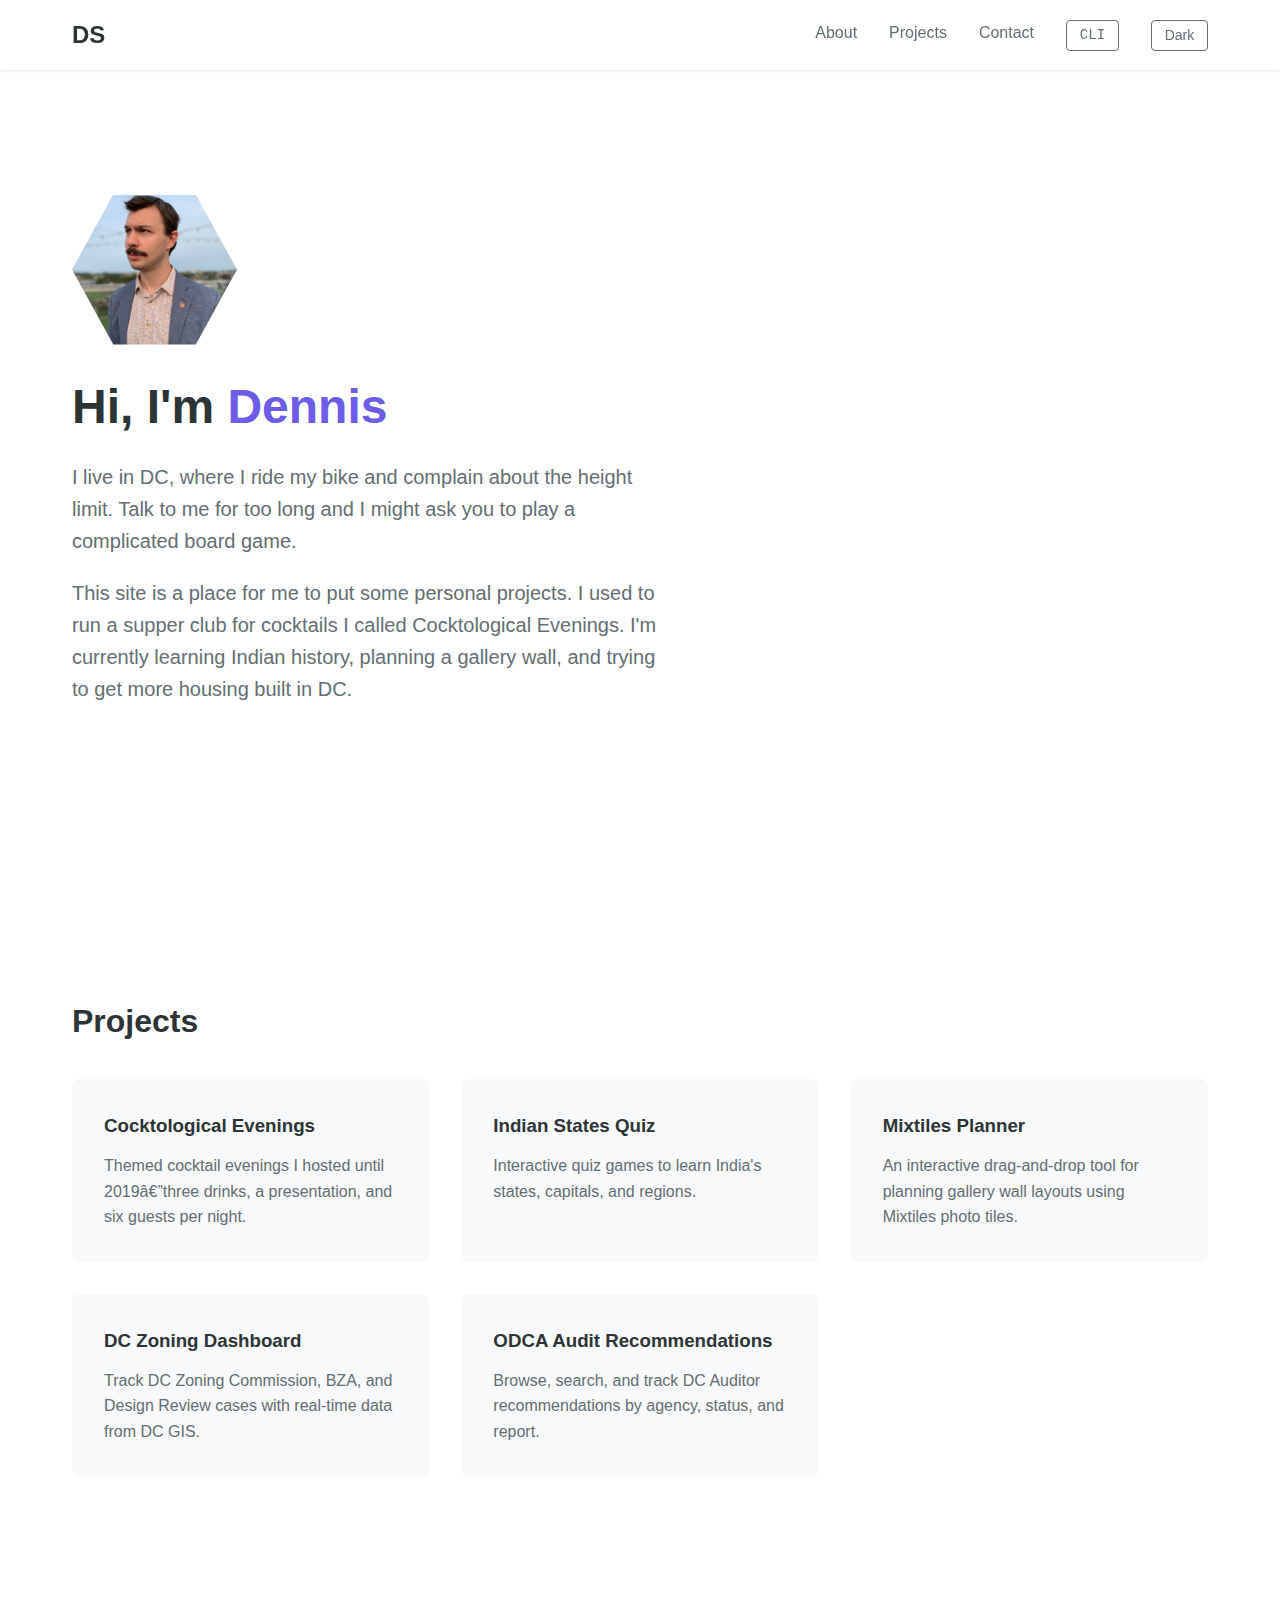
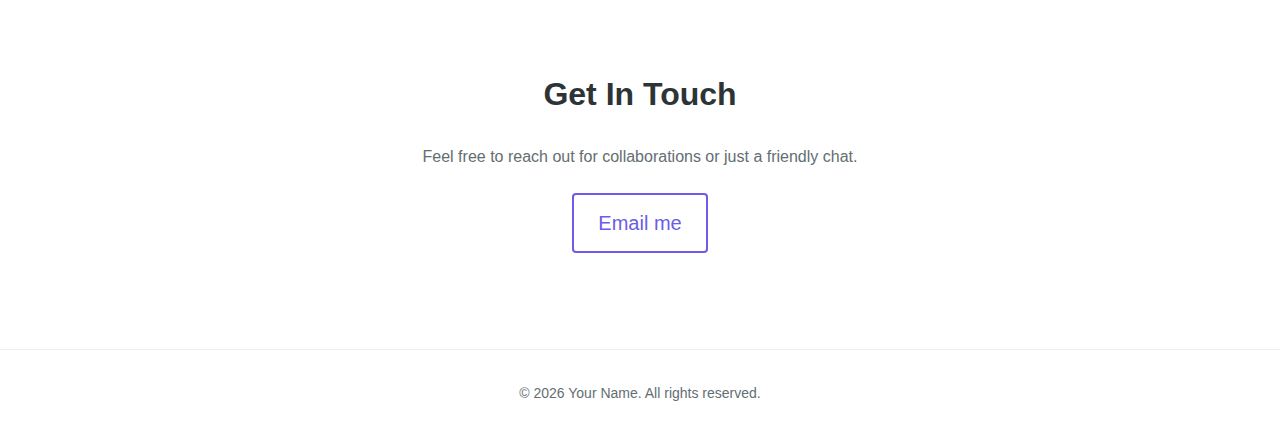
<file: index.html>
<!DOCTYPE html>
<html lang="en">
<head>
    <meta charset="UTF-8">
    <meta name="viewport" content="width=device-width, initial-scale=1.0">
    <title>Sendros.Build</title>
    <link rel="stylesheet" href="styles.css">
</head>
<body>
    <header>
        <nav>
            <a href="#home" class="logo">DS</a>
            <ul>
                <li><a href="#about">About</a></li>
                <li><a href="#projects">Projects</a></li>
                <li><a href="#contact">Contact</a></li>
                <li><button id="cli-toggle" aria-label="Toggle CLI mode">CLI</button></li>
                <li><button id="theme-toggle" aria-label="Toggle dark mode">Dark</button></li>
            </ul>
        </nav>
    </header>

    <main>
        <section id="home" class="hero">
            <div class="profile-photo-wrapper">
                <img src="hero-image.jpeg" alt="Dennis" class="profile-photo">
                <svg class="hexagon-frame" viewBox="-2 -2 189 174" fill="none">
                    <path class="hex-path" d="M92.5 0 L138.75 0 L185 85 L138.75 170 L92.5 170"/>
                    <path class="hex-path" d="M92.5 170 L46.25 170 L0 85 L46.25 0 L92.5 0"/>
                </svg>
            </div>
            <h1>Hi, I'm <span class="highlight">Dennis</span></h1>
            <p>I live in DC, where I ride my bike and complain about the height limit. Talk to me for too long and I might ask you to play a complicated board game.</p>
			<p>This site is a place for me to put some personal projects. I used to run a supper club for cocktails I called Cocktological Evenings. I'm currently learning Indian history, planning a gallery wall, and trying to get more housing built in DC.</p>
        </section>

        <section id="projects" class="projects">
            <h2>Projects</h2>
            <div class="project-grid">
                <a href="projects/cocktological-evenings/index.html" class="project-card">
                    <h3>Cocktological Evenings</h3>
                    <p>Themed cocktail evenings I hosted until 2019â€”three drinks, a presentation, and six guests per night.</p>
                </a>

                <a href="projects/india-learning/index.html" class="project-card">
                    <h3>Indian States Quiz</h3>
                    <p>Interactive quiz games to learn India's states, capitals, and regions.</p>
                </a>

                <a href="projects/mixtiles-planner/index.html" class="project-card">
                    <h3>Mixtiles Planner</h3>
                    <p>An interactive drag-and-drop tool for planning gallery wall layouts using Mixtiles photo tiles.</p>
                </a>

                <a href="projects/zoning-dashboard/index.html" class="project-card">
                    <h3>DC Zoning Dashboard</h3>
                    <p>Track DC Zoning Commission, BZA, and Design Review cases with real-time data from DC GIS.</p>
                </a>

                <a href="projects/odca-dashboard/index.html" class="project-card">
                    <h3>ODCA Audit Recommendations</h3>
                    <p>Browse, search, and track DC Auditor recommendations by agency, status, and report.</p>
                </a>
            </div>
        </section>

        <section id="contact" class="contact">
            <h2>Get In Touch</h2>
            <p>Feel free to reach out for collaborations or just a friendly chat.</p>
            <a href="mailto:dennis@sendros.build" class="email-link">Email me</a>
        </section>
    </main>

    <div id="cli-overlay" class="cli-overlay hidden">
      <div class="cli-output" id="cli-output"></div>
      <div class="cli-input-line">
        <span class="cli-prompt">dsendros@sendros.build:~$ </span>
        <input type="text" id="cli-input" autocomplete="off" spellcheck="false" />
      </div>
    </div>

    <footer>
        <p>&copy; 2026 Your Name. All rights reserved.</p>
    </footer>
<script>
        const toggle = document.getElementById('theme-toggle');
        const body = document.body;

        // Check saved preference, then system preference, then default to light
        const savedTheme = localStorage.getItem('theme');
        const systemPrefersDark = window.matchMedia('(prefers-color-scheme: dark)').matches;
        const isDarkMode = savedTheme ? savedTheme === 'dark' : systemPrefersDark;

        if (isDarkMode) {
            body.classList.add('dark-mode');
            toggle.textContent = 'Light';
        }

        toggle.addEventListener('click', () => {
            body.classList.toggle('dark-mode');
            const isDark = body.classList.contains('dark-mode');
            toggle.textContent = isDark ? 'Light' : 'Dark';
            localStorage.setItem('theme', isDark ? 'dark' : 'light');
        });
    </script>
    <script src="cli.js"></script>
</body>
</html>
</file>
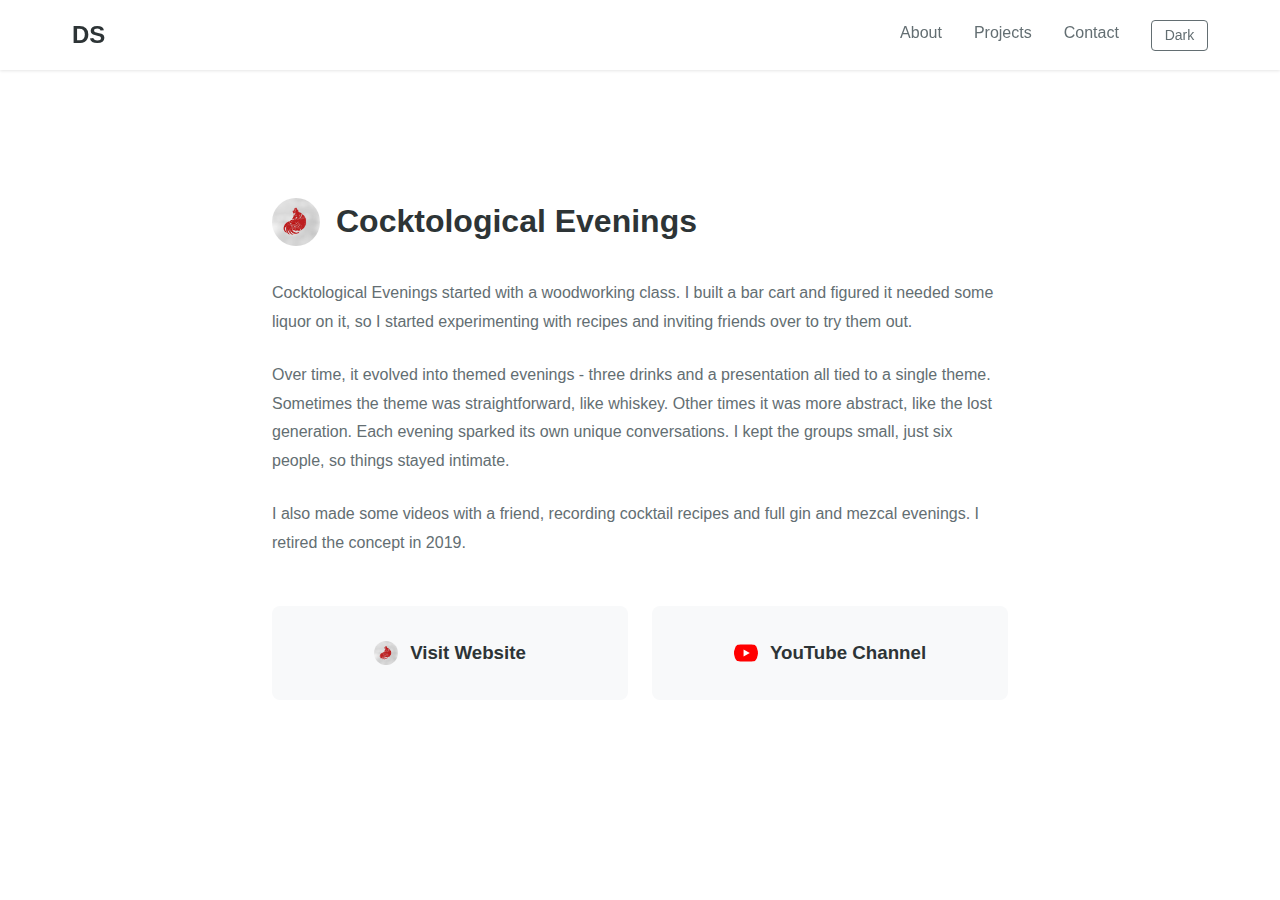
<file: projects/cocktological-evenings/index.html>
<!DOCTYPE html>
<html lang="en">
<head>
    <meta charset="UTF-8">
    <meta name="viewport" content="width=device-width, initial-scale=1.0">
    <title>Cocktological Evenings | Sendros.Build</title>
    <link rel="stylesheet" href="../../styles.css">
    <link rel="stylesheet" href="styles.css">
</head>
<body>
    <header>
        <nav>
            <a href="../../" class="logo">DS</a>
            <ul>
                <li><a href="../../#about">About</a></li>
                <li><a href="../../#projects">Projects</a></li>
                <li><a href="../../#contact">Contact</a></li>
                <li><button id="theme-toggle" aria-label="Toggle dark mode">Dark</button></li>
            </ul>
        </nav>
    </header>

    <main class="ce-page">
        <section class="ce-content">
            <div class="ce-header">
                <img src="CE-logo.jpg" alt="Cocktological Evenings logo" class="ce-logo">
                <h1>Cocktological Evenings</h1>
            </div>

            <div class="ce-description">
                <p>Cocktological Evenings started with a woodworking class. I built a bar cart and figured it needed some liquor on it, so I started experimenting with recipes and inviting friends over to try them out.</p>

                <p>Over time, it evolved into themed evenings - three drinks and a presentation all tied to a single theme. Sometimes the theme was straightforward, like whiskey. Other times it was more abstract, like the lost generation. Each evening sparked its own unique conversations. I kept the groups small, just six people, so things stayed intimate.</p>

                <p>I also made some videos with a friend, recording cocktail recipes and full gin and mezcal evenings. I retired the concept in 2019.</p>
            </div>

            <div class="ce-links">
                <a href="https://cocktologicalevenings.com" target="_blank" rel="noopener noreferrer" class="ce-card">
                    <img src="CE-logo.jpg" alt="" class="ce-card-logo">
                    <h3>Visit Website</h3>
                </a>
                <a href="https://www.youtube.com/@cocktologicalevenings9308" target="_blank" rel="noopener noreferrer" class="ce-card">
                    <svg class="ce-card-logo" viewBox="0 0 24 24">
                        <path fill="#FF0000" d="M23.498 6.186a3.016 3.016 0 0 0-2.122-2.136C19.505 3.545 12 3.545 12 3.545s-7.505 0-9.377.505A3.017 3.017 0 0 0 .502 6.186C0 8.07 0 12 0 12s0 3.93.502 5.814a3.016 3.016 0 0 0 2.122 2.136c1.871.505 9.376.505 9.376.505s7.505 0 9.377-.505a3.015 3.015 0 0 0 2.122-2.136C24 15.93 24 12 24 12s0-3.93-.502-5.814z"/>
                        <path fill="#FFFFFF" d="M9.545 15.568V8.432L15.818 12z"/>
                    </svg>
                    <h3>YouTube Channel</h3>
                </a>
            </div>
        </section>
    </main>

    <script>
        const toggle = document.getElementById('theme-toggle');
        const body = document.body;

        // Check saved preference, then system preference, then default to light
        const savedTheme = localStorage.getItem('theme');
        const systemPrefersDark = window.matchMedia('(prefers-color-scheme: dark)').matches;
        const isDarkMode = savedTheme ? savedTheme === 'dark' : systemPrefersDark;

        if (isDarkMode) {
            body.classList.add('dark-mode');
            toggle.textContent = 'Light';
        }

        toggle.addEventListener('click', () => {
            body.classList.toggle('dark-mode');
            const isDark = body.classList.contains('dark-mode');
            toggle.textContent = isDark ? 'Light' : 'Dark';
            localStorage.setItem('theme', isDark ? 'dark' : 'light');
        });
    </script>
</body>
</html>
</file>
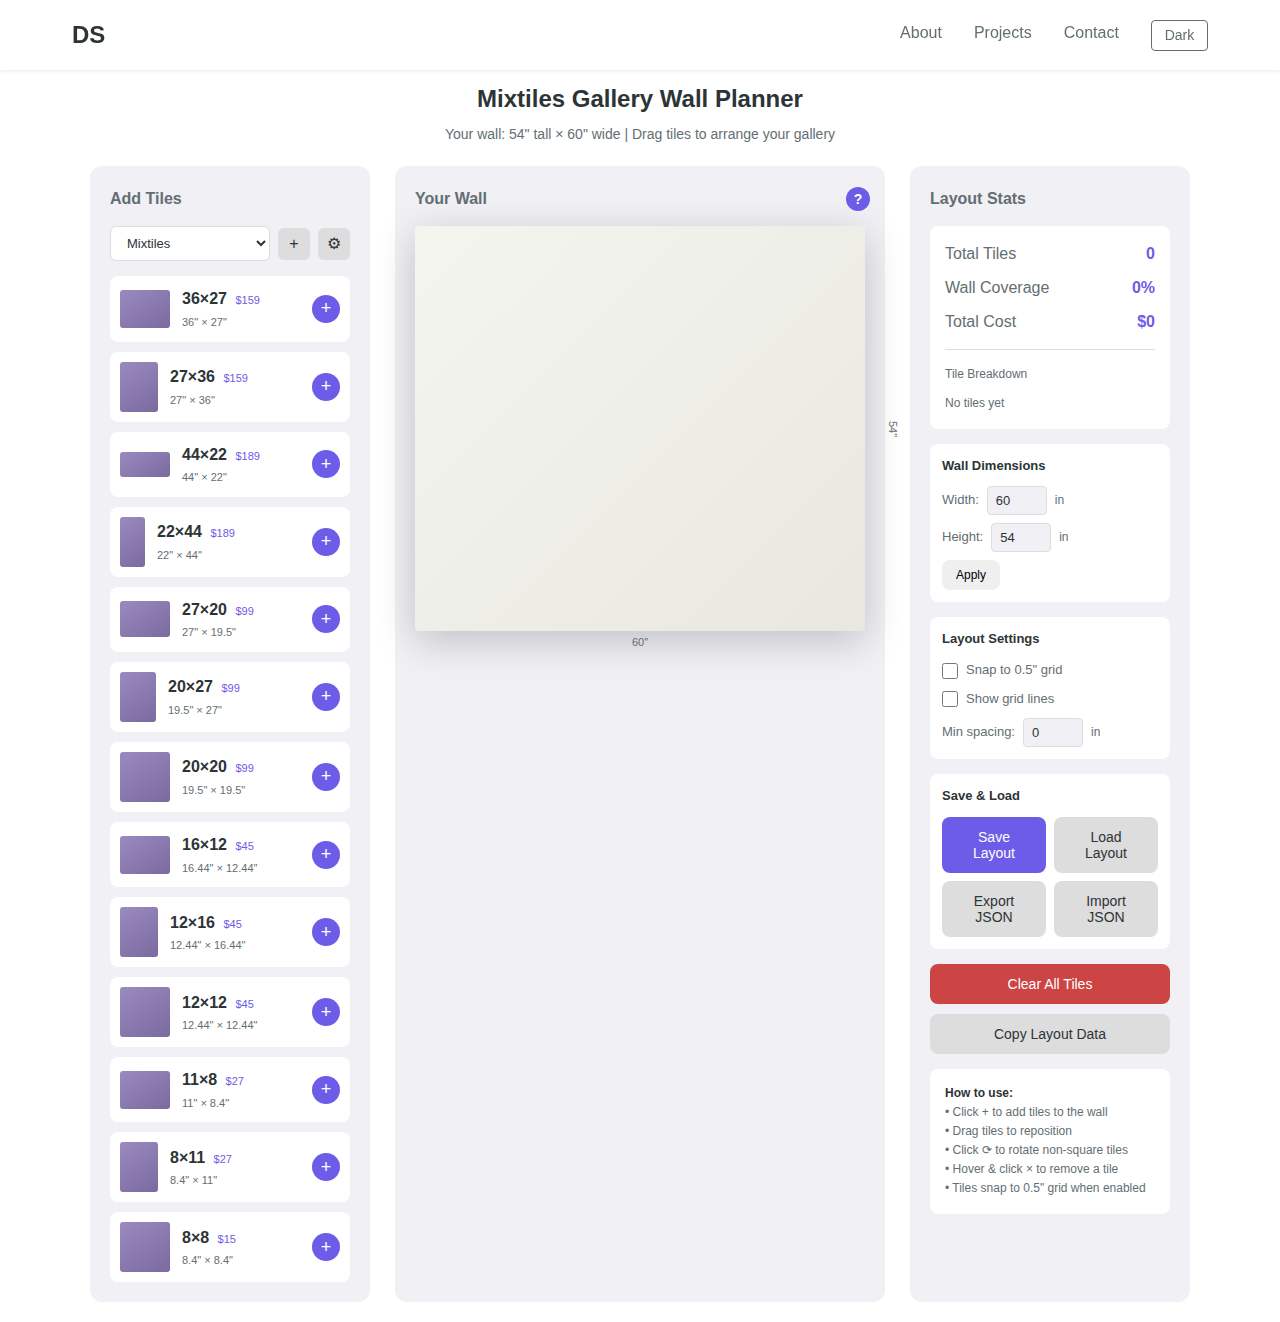
<file: projects/mixtiles-planner/index.html>
<!DOCTYPE html>
<html lang="en">
<head>
    <meta charset="UTF-8">
    <meta name="viewport" content="width=device-width, initial-scale=1.0">
    <title>Mixtiles Planner | Sendros.Build</title>
    <link rel="stylesheet" href="../../styles.css">
    <link rel="stylesheet" href="styles.css">
</head>
<body>
    <header>
        <nav>
            <a href="../../" class="logo">DS</a>
            <ul>
                <li><a href="../../#about">About</a></li>
                <li><a href="../../#projects">Projects</a></li>
                <li><a href="../../#contact">Contact</a></li>
                <li><button id="theme-toggle" aria-label="Toggle dark mode">Dark</button></li>
            </ul>
        </nav>
    </header>

    <main class="mixtiles-page">
        <h1>Mixtiles Gallery Wall Planner</h1>
        <p class="subtitle">Your wall: 54" tall × 60" wide | Drag tiles to arrange your gallery</p>

        <div class="container">
            <!-- Tile Palette -->
            <div class="panel palette-panel">
                <h2>Add Tiles</h2>
                <div class="set-selector">
                    <select id="tile-set-select" onchange="onTileSetChange(this.value)"></select>
                    <button class="btn-icon" onclick="showCreateSetModal()" title="Create new set">+</button>
                    <button class="btn-icon" onclick="showManageSetsModal()" title="Manage sets">⚙</button>
                </div>
                <div class="palette" id="palette"></div>
            </div>

            <!-- Wall Canvas -->
            <div class="panel wall-panel">
                <button class="btn-help" onclick="openHelpModal()" title="Help">?</button>
                <h2>Your Wall</h2>
                <div class="wall-container">
                    <div class="wall" id="wall"></div>
                    <div class="wall-dimensions wall-width">60"</div>
                    <div class="wall-dimensions wall-height">54"</div>
                </div>
            </div>

            <!-- Stats & Controls -->
            <div class="panel stats-panel">
                <h2>Layout Stats</h2>
                <div class="stats" id="stats">
                    <div class="stat-row">
                        <span class="stat-label">Total Tiles</span>
                        <span class="stat-value" id="total-tiles">0</span>
                    </div>
                    <div class="stat-row">
                        <span class="stat-label">Wall Coverage</span>
                        <span class="stat-value" id="coverage">0%</span>
                    </div>
                    <div class="stat-row">
                        <span class="stat-label">Total Cost</span>
                        <span class="stat-value" id="total-cost">$0</span>
                    </div>
                    <div class="inventory">
                        <div class="inventory-title">Tile Breakdown</div>
                        <div class="inventory-list" id="inventory"></div>
                    </div>
                </div>

                <!-- Wall Settings -->
                <div class="settings-group">
                    <h3>Wall Dimensions</h3>
                    <div class="setting-row">
                        <label for="wall-width">Width:</label>
                        <input type="number" id="wall-width" min="12" max="200" step="0.5" value="60">
                        <span class="unit">in</span>
                    </div>
                    <div class="setting-row">
                        <label for="wall-height">Height:</label>
                        <input type="number" id="wall-height" min="12" max="200" step="0.5" value="54">
                        <span class="unit">in</span>
                    </div>
                    <button class="btn btn-small" onclick="onWallSizeApply()">Apply</button>
                </div>

                <!-- Layout Settings -->
                <div class="settings-group">
                    <h3>Layout Settings</h3>
                    <div class="setting-row">
                        <input type="checkbox" id="snap-to-grid" onchange="onSnapToggle(this.checked)">
                        <label for="snap-to-grid">Snap to 0.5" grid</label>
                    </div>
                    <div class="setting-row">
                        <input type="checkbox" id="show-grid" onchange="onShowGridToggle(this.checked)">
                        <label for="show-grid">Show grid lines</label>
                    </div>
                    <div class="setting-row">
                        <label for="min-spacing">Min spacing:</label>
                        <input type="number" id="min-spacing" min="0" max="10" step="0.5" value="0" onchange="onMinSpacingChange(this.value)">
                        <span class="unit">in</span>
                    </div>
                </div>

                <!-- Save & Load -->
                <div class="settings-group">
                    <h3>Save & Load</h3>
                    <div class="controls-grid">
                        <button class="btn btn-primary" onclick="showSaveModal()">Save Layout</button>
                        <button class="btn btn-secondary" onclick="showLoadModal()">Load Layout</button>
                        <button class="btn btn-secondary" onclick="exportLayoutAsFile()">Export JSON</button>
                        <button class="btn btn-secondary" onclick="triggerImportFile()">Import JSON</button>
                        <input type="file" id="import-file-input" accept=".json" onchange="handleImportFile(event)" style="display: none;">
                    </div>
                </div>

                <div class="controls">
                    <button class="btn btn-danger" onclick="clearWall()">Clear All Tiles</button>
                    <button class="btn btn-secondary" onclick="exportLayout()">Copy Layout Data</button>
                </div>

                <div class="instructions">
                    <strong>How to use:</strong><br>
                    • Click + to add tiles to the wall<br>
                    • Drag tiles to reposition<br>
                    • Click ⟳ to rotate non-square tiles<br>
                    • Hover & click × to remove a tile<br>
                    • Tiles snap to 0.5" grid when enabled
                </div>
            </div>
        </div>
    </main>

    <!-- Save Layout Modal -->
    <div id="save-modal" class="modal hidden">
        <div class="modal-content">
            <h3>Save Layout</h3>
            <input type="text" id="layout-title" placeholder="Enter layout name...">
            <div class="modal-actions">
                <button class="btn btn-secondary" onclick="closeSaveModal()">Cancel</button>
                <button class="btn btn-primary" onclick="confirmSaveLayout()">Save</button>
            </div>
        </div>
    </div>

    <!-- Load Layout Modal -->
    <div id="load-modal" class="modal hidden">
        <div class="modal-content">
            <h3>Load Layout</h3>
            <div id="saved-layouts-list" class="layouts-list"></div>
            <div class="modal-actions">
                <button class="btn btn-secondary" onclick="closeLoadModal()">Close</button>
            </div>
        </div>
    </div>

    <!-- Create Set Modal -->
    <div id="create-set-modal" class="modal hidden">
        <div class="modal-content">
            <h3>Create Tile Set</h3>
            <input type="text" id="set-name" placeholder="Enter set name...">
            <div class="modal-actions">
                <button class="btn btn-secondary" onclick="closeCreateSetModal()">Cancel</button>
                <button class="btn btn-primary" onclick="confirmCreateSet()">Create</button>
            </div>
        </div>
    </div>

    <!-- Manage Sets Modal -->
    <div id="manage-sets-modal" class="modal hidden">
        <div class="modal-content">
            <h3>Manage Tile Sets</h3>
            <div id="manage-sets-list" class="layouts-list"></div>
            <div class="modal-actions">
                <button class="btn btn-secondary" onclick="closeManageSetsModal()">Close</button>
            </div>
        </div>
    </div>

    <!-- Create Tile Modal -->
    <div id="create-tile-modal" class="modal hidden">
        <div class="modal-content">
            <h3>Create Custom Tile</h3>
            <div class="form-group">
                <label for="tile-width">Width (inches) *</label>
                <input type="number" id="tile-width" min="1" max="100" step="0.5" required>
            </div>
            <div class="form-group">
                <label for="tile-height">Height (inches) *</label>
                <input type="number" id="tile-height" min="1" max="100" step="0.5" required>
            </div>
            <div class="form-group">
                <label for="tile-title">Title (optional)</label>
                <input type="text" id="tile-title" placeholder="e.g., Large Portrait">
                <small>Defaults to "W × H" if empty</small>
            </div>
            <div class="form-group">
                <label for="tile-price">Price (optional)</label>
                <input type="number" id="tile-price" min="0" step="0.01" placeholder="e.g., 49.99">
            </div>
            <div class="modal-actions">
                <button class="btn btn-secondary" onclick="closeCreateTileModal()">Cancel</button>
                <button class="btn btn-primary" onclick="confirmCreateTile()">Add Tile</button>
            </div>
        </div>
    </div>

    <!-- Help Modal -->
    <div id="help-modal" class="modal hidden" onclick="handleHelpModalClick(event)">
        <div class="modal-content help-modal-content">
            <button class="modal-close" onclick="closeHelpModal()">&times;</button>
            <h3>Mixtiles Gallery Wall Planner</h3>

            <div class="help-section">
                <h4>About This Planner</h4>
                <p>This tool helps you visualize and plan your gallery wall arrangement. Experiment with different tile sizes and layouts to see how they'll look on your actual wall.</p>
				<p>The tool was built to be used with <a href="https://www.mixtiles.com">Mixtiles</a> frame sizes, but you can build custom frame sizes so that it works with any project.</p>
            </div>

            <div class="help-section">
                <h4>Key Features</h4>
                <ul>
                    <li><strong>Drag &amp; Drop:</strong> Click and drag tiles to reposition them on the wall</li>
                    <li><strong>Snap to Grid:</strong> Enable grid snapping for precise 0.5" alignment</li>
                    <li><strong>Minimum Spacing:</strong> Set required spacing between tiles to ensure even gaps</li>
                    <li><strong>Rotation:</strong> Click the rotate button on non-square tiles to flip orientation</li>
                    <li><strong>Save &amp; Load:</strong> Save your layouts and reload them later</li>
                    <li><strong>Custom Tile Sets:</strong> Create your own tile sizes for non-Mixtiles projects</li>
                </ul>
            </div>

            <div class="help-section">
                <h4>How to Use</h4>
                <ol>
                    <li><strong>Set Wall Size:</strong> Enter your actual wall dimensions in the Layout Stats panel</li>
                    <li><strong>Add Tiles:</strong> Click the + button next to any tile size in the palette</li>
                    <li><strong>Arrange:</strong> Drag tiles to position them on the wall</li>
                    <li><strong>Fine-tune:</strong> Use snap-to-grid and spacing controls for precision</li>
                    <li><strong>Review:</strong> Check the tile breakdown and total cost</li>
                    <li><strong>Save:</strong> Save your layout for future reference</li>
                </ol>
            </div>

            <div class="modal-actions">
                <button class="btn btn-primary" onclick="closeHelpModal()">Got it!</button>
            </div>
        </div>
    </div>

    <script src="app.js"></script>
</body>
</html>
</file>
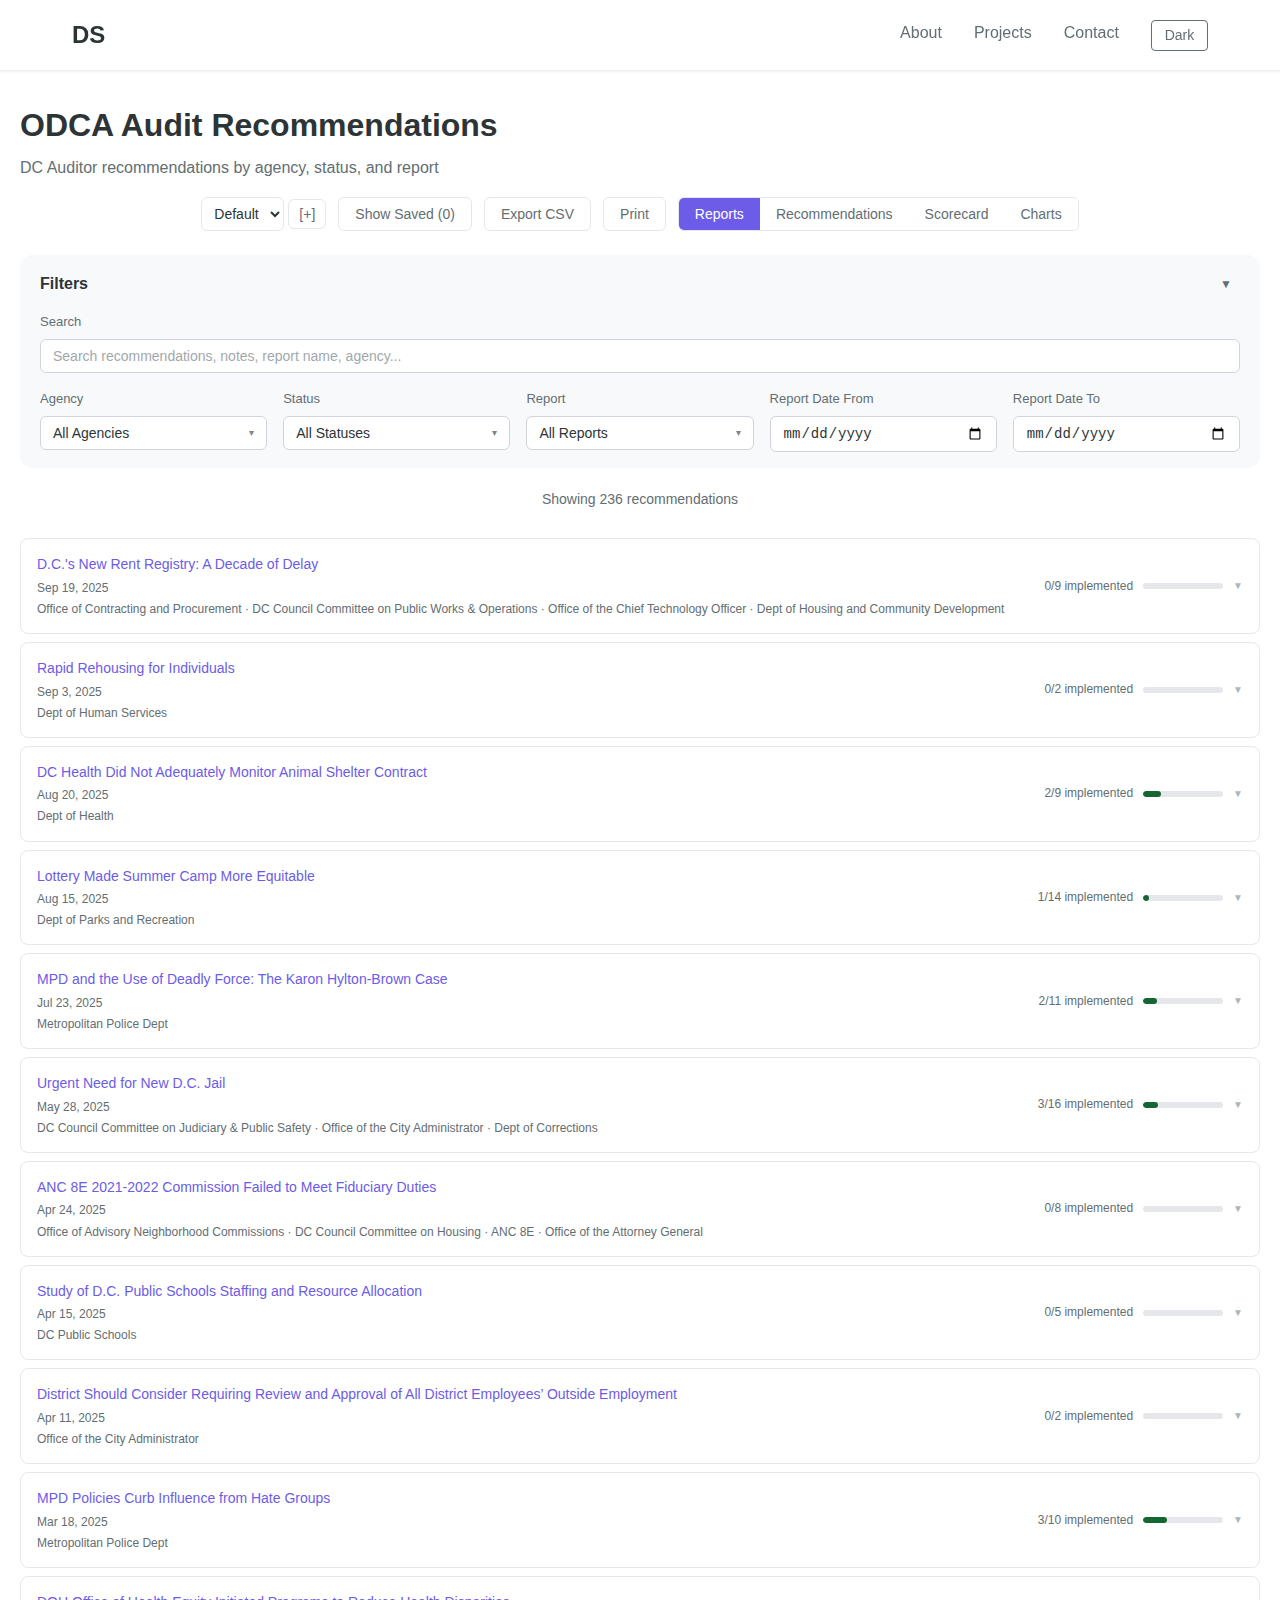
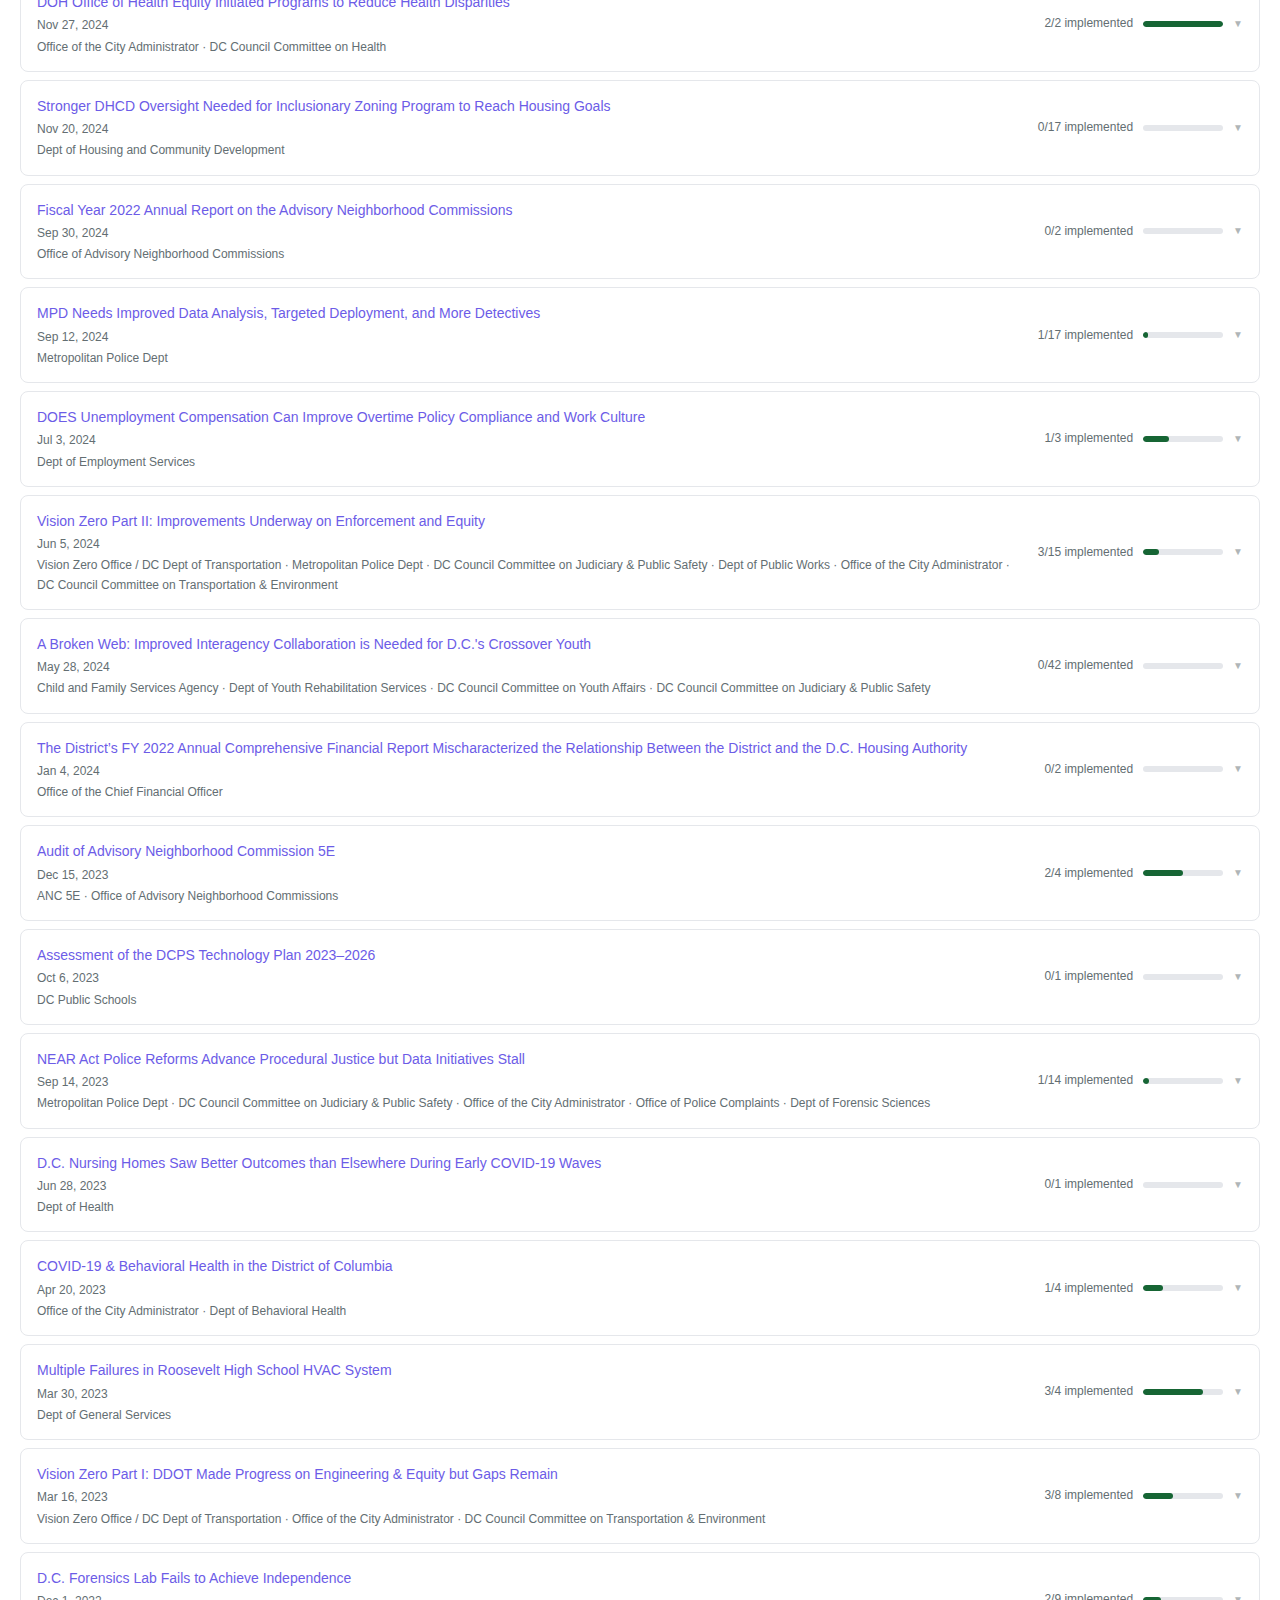
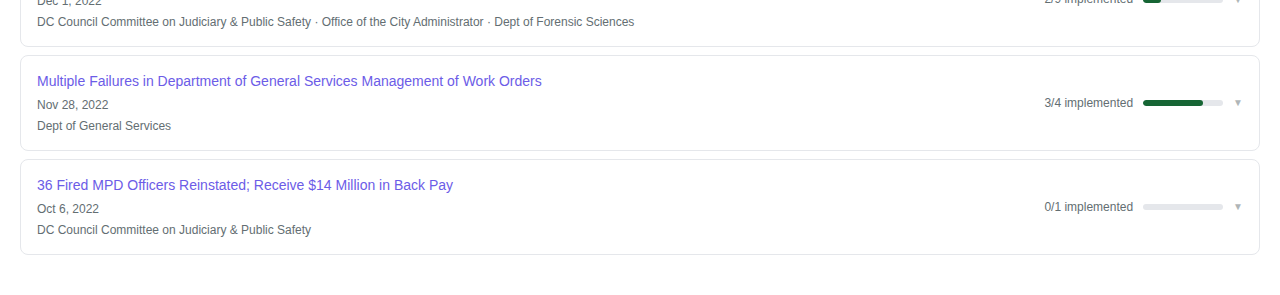
<file: projects/odca-dashboard/index.html>
<!DOCTYPE html>
<html lang="en">
<head>
    <meta charset="UTF-8">
    <meta name="viewport" content="width=device-width, initial-scale=1.0">
    <title>ODCA Audit Recommendations | Sendros.Build</title>
    <link rel="stylesheet" href="../../styles.css">
    <link rel="stylesheet" href="styles.css">
</head>
<body>
    <header>
        <nav>
            <a href="../../" class="logo">DS</a>
            <ul>
                <li><a href="../../#about">About</a></li>
                <li><a href="../../#projects">Projects</a></li>
                <li><a href="../../#contact">Contact</a></li>
                <li><button id="theme-toggle" aria-label="Toggle dark mode">Dark</button></li>
            </ul>
        </nav>
    </header>

    <main class="dashboard-page">
        <!-- Dashboard Header -->
        <div class="dashboard-header">
            <div class="dashboard-title">
                <h1>ODCA Audit Recommendations</h1>
                <p>DC Auditor recommendations by agency, status, and report</p>
            </div>
            <div class="dashboard-controls">
                <div class="save-list-controls">
                    <select id="save-list-select" title="Save list"></select>
                    <button id="new-list-btn" title="New save list">[+]</button>
                    <button id="delete-list-btn" class="hidden" title="Delete list">&#x1F5D1;</button>
                </div>
                <button id="saved-toggle">Show Saved (0)</button>
                <button id="clear-saved" class="hidden">Clear Saved</button>
                <button id="export-csv-btn">Export CSV</button>
                <button id="print-btn">Print</button>
                <div class="view-toggle">
                    <button class="view-btn active" data-view="reports">Reports</button>
                    <button class="view-btn" data-view="table">Recommendations</button>
                    <button class="view-btn" data-view="scorecard">Scorecard</button>
                    <button class="view-btn" data-view="charts">Charts</button>
                </div>
            </div>
        </div>

        <!-- Filters Panel -->
        <div class="filters-panel" id="filters-panel">
            <div class="filters-header">
                <h2>Filters</h2>
                <button class="filters-toggle" id="filters-toggle" aria-label="Toggle filters">
                    <span class="toggle-icon">&#9660;</span>
                </button>
            </div>
            <div class="filters-body" id="filters-body">
                <div class="filters-grid">
                    <div class="filter-group filter-group-wide">
                        <label for="search-input">Search</label>
                        <input type="text" id="search-input" placeholder="Search recommendations, notes, report name, agency...">
                    </div>
                    <div class="filter-group">
                        <label>Agency</label>
                        <div class="multi-select" id="agency-multi">
                            <button class="multi-select-trigger" type="button">All Agencies</button>
                            <div class="multi-select-dropdown hidden"></div>
                        </div>
                    </div>
                    <div class="filter-group">
                        <label>Status</label>
                        <div class="multi-select" id="status-multi">
                            <button class="multi-select-trigger" type="button">All Statuses</button>
                            <div class="multi-select-dropdown hidden">
                                <label class="multi-select-option"><input type="checkbox" value="Implemented"> <span>Implemented</span></label>
                                <label class="multi-select-option"><input type="checkbox" value="In progress"> <span>In progress</span></label>
                                <label class="multi-select-option"><input type="checkbox" value="Not yet started"> <span>Not yet started</span></label>
                                <label class="multi-select-option"><input type="checkbox" value="No action intended – management accepts the risk"> <span>No action intended</span></label>
                                <label class="multi-select-option"><input type="checkbox" value="No information available"> <span>No information available</span></label>
                            </div>
                        </div>
                    </div>
                    <div class="filter-group">
                        <label>Report</label>
                        <div class="multi-select" id="report-multi">
                            <button class="multi-select-trigger" type="button">All Reports</button>
                            <div class="multi-select-dropdown hidden"></div>
                        </div>
                    </div>
                    <div class="filter-group">
                        <label for="date-from-input">Report Date From</label>
                        <input type="date" id="date-from-input">
                    </div>
                    <div class="filter-group">
                        <label for="date-to-input">Report Date To</label>
                        <input type="date" id="date-to-input">
                    </div>
                </div>
            </div>
        </div>

        <!-- Results Summary -->
        <div class="results-summary" id="results-summary">
            <span class="results-count"></span>
            <div class="active-filters" id="active-filters"></div>
        </div>

        <!-- No-Data State -->
        <div class="no-data-state hidden" id="no-data-state">
            <p>No recommendations loaded yet.</p>
            <p>Run the converter to populate this dashboard:</p>
            <pre>scripts/.venv/bin/python3 scripts/odca_converter.py</pre>
        </div>

        <!-- Table View -->
        <div class="table-container hidden" id="table-view">
            <table class="cases-table">
                <thead>
                    <tr>
                        <th class="col-save"></th>
                        <th data-sort="agency" class="sortable">Agency</th>
                        <th data-sort="rec_no" class="sortable">Rec #</th>
                        <th data-sort="report_name" class="sortable">Report</th>
                        <th data-sort="report_date" class="sortable sort-active sort-desc">Date</th>
                        <th data-sort="status" class="sortable">Status</th>
                    </tr>
                </thead>
                <tbody id="table-body"></tbody>
            </table>
        </div>

        <!-- Report View -->
        <div class="report-view hidden" id="report-view"></div>

        <!-- Scorecard View -->
        <div class="scorecard-view hidden" id="scorecard-view"></div>

        <!-- Chart View -->
        <div class="chart-view hidden" id="chart-view"></div>

        <!-- Empty State -->
        <div class="empty-state hidden" id="empty-state">
            <p>No recommendations match your filters.</p>
        </div>
    </main>

    <!-- Detail Modal -->
    <div class="modal hidden" id="detail-modal">
        <div class="modal-content">
            <button class="modal-close" aria-label="Close">&times;</button>
            <div class="modal-body" id="modal-body"></div>
        </div>
    </div>

    <script src="data.js"></script>
    <script src="summaries.js"></script>
    <script src="app.js"></script>
    <script>
        const toggle = document.getElementById('theme-toggle');
        const body = document.body;

        const savedTheme = localStorage.getItem('theme');
        const systemPrefersDark = window.matchMedia('(prefers-color-scheme: dark)').matches;
        const isDarkMode = savedTheme ? savedTheme === 'dark' : systemPrefersDark;

        if (isDarkMode) {
            body.classList.add('dark-mode');
            toggle.textContent = 'Light';
        }

        toggle.addEventListener('click', () => {
            body.classList.toggle('dark-mode');
            const isDark = body.classList.contains('dark-mode');
            toggle.textContent = isDark ? 'Light' : 'Dark';
            localStorage.setItem('theme', isDark ? 'dark' : 'light');
        });
    </script>
</body>
</html>
</file>
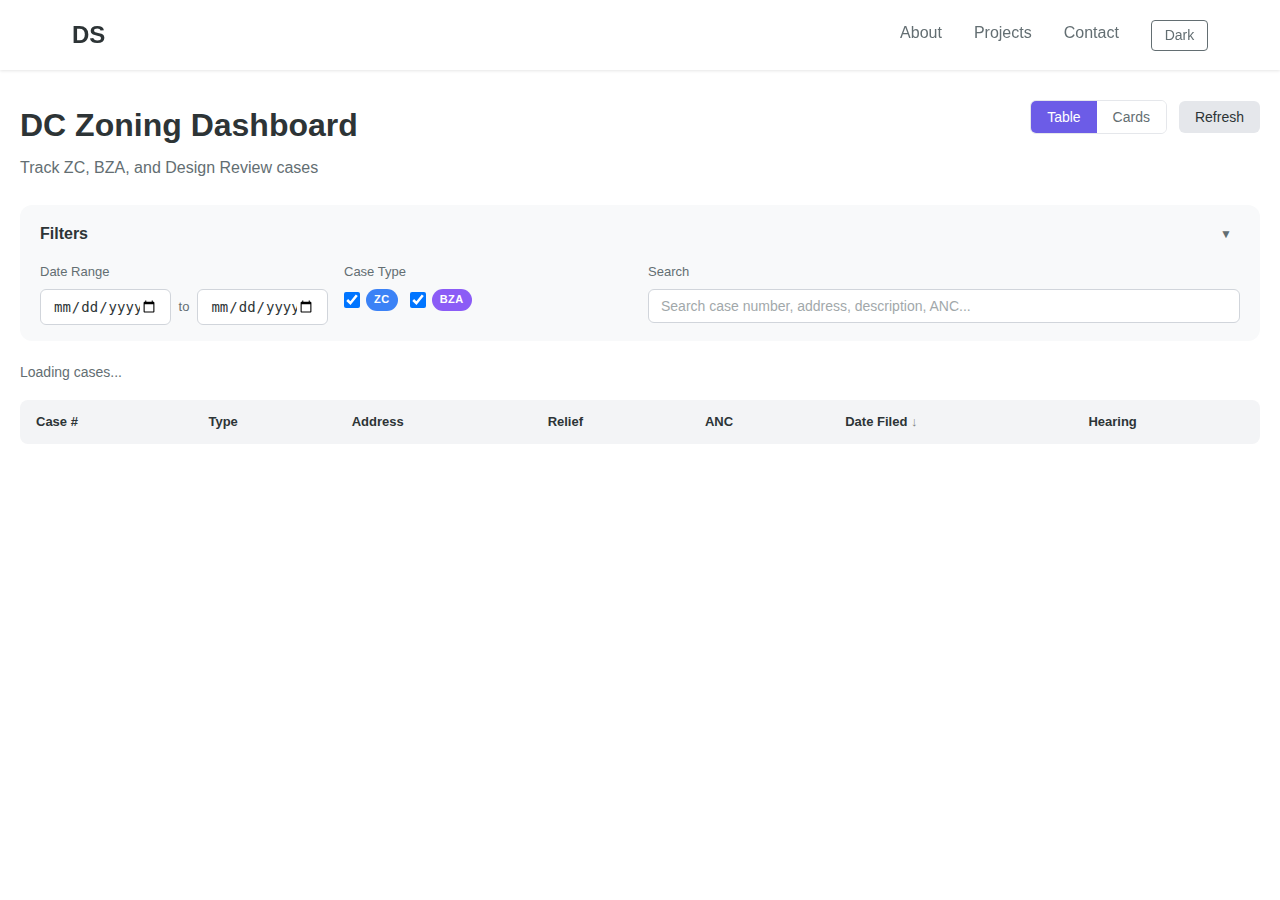
<file: projects/zoning-dashboard/index.html>
<!DOCTYPE html>
<html lang="en">
<head>
    <meta charset="UTF-8">
    <meta name="viewport" content="width=device-width, initial-scale=1.0">
    <title>DC Zoning Dashboard | Sendros.Build</title>
    <link rel="stylesheet" href="../../styles.css">
    <link rel="stylesheet" href="styles.css">
</head>
<body>
    <header>
        <nav>
            <a href="../../" class="logo">DS</a>
            <ul>
                <li><a href="../../#about">About</a></li>
                <li><a href="../../#projects">Projects</a></li>
                <li><a href="../../#contact">Contact</a></li>
                <li><button id="theme-toggle" aria-label="Toggle dark mode">Dark</button></li>
            </ul>
        </nav>
    </header>

    <main class="dashboard-page">
        <!-- Dashboard Header -->
        <div class="dashboard-header">
            <div class="dashboard-title">
                <h1>DC Zoning Dashboard</h1>
                <p>Track ZC, BZA, and Design Review cases</p>
            </div>
            <div class="dashboard-controls">
                <div class="view-toggle">
                    <button class="view-btn active" data-view="table">Table</button>
                    <button class="view-btn" data-view="cards">Cards</button>
                </div>
                <button class="btn btn-secondary" id="refresh-btn">Refresh</button>
            </div>
        </div>

        <!-- Filters Panel -->
        <div class="filters-panel" id="filters-panel">
            <div class="filters-header">
                <h2>Filters</h2>
                <button class="filters-toggle" id="filters-toggle" aria-label="Toggle filters">
                    <span class="toggle-icon">&#9660;</span>
                </button>
            </div>
            <div class="filters-body" id="filters-body">
                <div class="filters-grid">
                    <!-- Date Range -->
                    <div class="filter-group">
                        <label>Date Range</label>
                        <div class="date-range">
                            <input type="date" id="date-from">
                            <span>to</span>
                            <input type="date" id="date-to">
                        </div>
                    </div>

                    <!-- Case Type -->
                    <div class="filter-group">
                        <label>Case Type</label>
                        <div class="checkbox-group">
                            <label class="checkbox-label">
                                <input type="checkbox" class="case-type-filter" value="ZC" checked>
                                <span class="case-type-badge zc">ZC</span>
                            </label>
                            <label class="checkbox-label">
                                <input type="checkbox" class="case-type-filter" value="BZA" checked>
                                <span class="case-type-badge bza">BZA</span>
                            </label>
                        </div>
                    </div>

                    <!-- Search -->
                    <div class="filter-group filter-group-wide">
                        <label for="search-input">Search</label>
                        <input type="text" id="search-input" placeholder="Search case number, address, description, ANC...">
                    </div>
                </div>
            </div>
        </div>

        <!-- Results Summary -->
        <div class="results-summary" id="results-summary">
            <span class="results-count">Loading cases...</span>
            <div class="active-filters" id="active-filters"></div>
        </div>

        <!-- Calendar Status -->
        <div class="calendar-status hidden" id="calendar-status"></div>

        <!-- Table View -->
        <div class="table-container" id="table-view">
            <table class="cases-table">
                <thead>
                    <tr>
                        <th data-sort="caseNumber" class="sortable">Case #</th>
                        <th data-sort="caseType" class="sortable">Type</th>
                        <th data-sort="address" class="sortable">Address</th>
                        <th data-sort="caseTypeRelief" class="sortable">Relief</th>
                        <th data-sort="anc" class="sortable">ANC</th>
                        <th data-sort="dateFiled" class="sortable sort-active sort-desc">Date Filed</th>
                        <th data-sort="hearingDate" class="sortable">Hearing</th>
                    </tr>
                </thead>
                <tbody id="table-body"></tbody>
            </table>
        </div>

        <!-- Card View -->
        <div class="card-view hidden" id="card-view">
            <div class="cards-grid" id="cards-grid"></div>
        </div>

        <!-- Loading State -->
        <div class="loading-state hidden" id="loading-state">
            <div class="spinner"></div>
            <p>Loading cases...</p>
        </div>

        <!-- Error State -->
        <div class="error-state hidden" id="error-state">
            <p class="error-message" id="error-message"></p>
            <button class="btn btn-primary" onclick="loadAllCases()">Retry</button>
        </div>

        <!-- Empty State -->
        <div class="empty-state hidden" id="empty-state">
            <p>No cases found matching your filters.</p>
        </div>
    </main>

    <!-- Detail Modal -->
    <div class="modal hidden" id="detail-modal">
        <div class="modal-content">
            <button class="modal-close" aria-label="Close">&times;</button>
            <div class="modal-body" id="modal-body"></div>
        </div>
    </div>

    <script src="app.js"></script>
    <script>
        const toggle = document.getElementById('theme-toggle');
        const body = document.body;

        // Check saved preference, then system preference, then default to light
        const savedTheme = localStorage.getItem('theme');
        const systemPrefersDark = window.matchMedia('(prefers-color-scheme: dark)').matches;
        const isDarkMode = savedTheme ? savedTheme === 'dark' : systemPrefersDark;

        if (isDarkMode) {
            body.classList.add('dark-mode');
            toggle.textContent = 'Light';
        }

        toggle.addEventListener('click', () => {
            body.classList.toggle('dark-mode');
            const isDark = body.classList.contains('dark-mode');
            toggle.textContent = isDark ? 'Light' : 'Dark';
            localStorage.setItem('theme', isDark ? 'dark' : 'light');
        });
    </script>
</body>
</html>
</file>
<file: styles.css>
* {
    margin: 0;
    padding: 0;
    box-sizing: border-box;
}

:root {
    --primary-color: #2d3436;
    --accent-color: #6c5ce7;
    --text-color: #636e72;
    --background-color: #ffffff;
    --card-background: #f8f9fa;
}

html {
    scroll-behavior: smooth;
}

body {
    font-family: -apple-system, BlinkMacSystemFont, 'Segoe UI', Roboto, Oxygen, Ubuntu, sans-serif;
    line-height: 1.6;
    color: var(--text-color);
    background-color: var(--background-color);
}

/* Navigation */
header {
    position: fixed;
    top: 0;
    width: 100%;
    background-color: var(--background-color);
    box-shadow: 0 1px 3px rgba(0, 0, 0, 0.1);
    z-index: 1000;
}

nav {
    max-width: 1200px;
    margin: 0 auto;
    padding: 1rem 2rem;
    display: flex;
    justify-content: space-between;
    align-items: center;
}

.logo {
    font-size: 1.5rem;
    font-weight: 700;
    color: var(--primary-color);
    text-decoration: none;
}

nav ul {
    display: flex;
    list-style: none;
    gap: 2rem;
}

nav a {
    text-decoration: none;
    color: var(--text-color);
    font-weight: 500;
    transition: color 0.3s ease;
}

nav a:hover {
    color: var(--accent-color);
}

/* Main Content */
main {
    max-width: 1200px;
    margin: 0 auto;
    padding: 0 2rem;
}

section {
    padding: 6rem 0;
}

h1, h2, h3 {
    color: var(--primary-color);
}

h2 {
    font-size: 2rem;
    margin-bottom: 1.5rem;
}

/* Hero Section */
.hero {
    min-height: 100vh;
    display: flex;
    flex-direction: column;
    justify-content: center;
}

.profile-photo-wrapper {
    position: relative;
    width: 165px;
    height: 150px;
    margin-bottom: 1.5rem;
}

.hexagon-frame {
    position: absolute;
    top: -10px;
    left: -10px;
    width: calc(100% + 20px);
    height: calc(100% + 20px);
    pointer-events: none;
}

.hex-path {
    stroke: var(--accent-color);
    stroke-dasharray: 330;
    stroke-dashoffset: 330;
    stroke-linecap: butt;
    stroke-linejoin: miter;
    stroke-width: 4;
    transition: stroke-dashoffset 0.6s ease;
}

.profile-photo-wrapper:hover .hex-path {
    stroke-dashoffset: 0;
}

.profile-photo {
    width: 165px;
    height: 150px;
    clip-path: polygon(25% 0%, 75% 0%, 100% 50%, 75% 100%, 25% 100%, 0% 50%);
    object-fit: cover;
    position: relative;
}

.hero h1 {
    font-size: 3rem;
    margin-bottom: 1rem;
}

.highlight {
    color: var(--accent-color);
    transition: color 0.3s ease;
}

.highlight:hover {
    color: var(--primary-color);
}

.hero p {
    font-size: 1.25rem;
    max-width: 600px;
}

.hero p + p {
    margin-top: 1em;
}

/* About Section */
.about p {
    max-width: 700px;
    font-size: 1.1rem;
}

/* Projects Section */
.project-grid {
    display: grid;
    grid-template-columns: repeat(auto-fit, minmax(300px, 1fr));
    gap: 2rem;
    margin-top: 2rem;
}

.project-card {
    display: block;
    background-color: var(--card-background);
    padding: 2rem;
    border-radius: 8px;
    text-decoration: none;
    transition: transform 0.3s ease, box-shadow 0.3s ease;
    cursor: pointer;
}

.project-card:hover {
    transform: translateY(-5px);
    box-shadow: 0 10px 30px rgba(0, 0, 0, 0.1);
}

.project-card h3 {
    margin-bottom: 0.75rem;
    color: var(--primary-color);
    transition: color 0.3s ease;
}

.project-card:hover h3 {
    color: var(--accent-color);
}

.project-card p {
    margin-bottom: 0;
    color: var(--text-color);
}

/* Contact Section */
.contact {
    text-align: center;
}

.contact p {
    margin-bottom: 1.5rem;
}

.email-link {
    display: inline-block;
    color: var(--accent-color);
    font-size: 1.25rem;
    text-decoration: none;
    padding: 0.75rem 1.5rem;
    border: 2px solid var(--accent-color);
    border-radius: 4px;
    transition: background-color 0.3s ease, color 0.3s ease;
}

.email-link:hover {
    background-color: var(--accent-color);
    color: white;
}

/* Footer */
footer {
    text-align: center;
    padding: 2rem;
    border-top: 1px solid #eee;
}

footer p {
    font-size: 0.875rem;
}

/* Responsive Design */
/* Theme Toggle Button */
#theme-toggle {
    background: none;
    border: 1px solid var(--text-color);
    color: var(--text-color);
    padding: 0.4rem 0.8rem;
    border-radius: 4px;
    cursor: pointer;
    font-size: 0.875rem;
    font-weight: 500;
    transition: all 0.3s ease;
}

#theme-toggle:hover {
    border-color: var(--accent-color);
    color: var(--accent-color);
}

/* Dark Mode */
.dark-mode {
    --primary-color: #ffffff;
    --text-color: #b2bec3;
    --background-color: #1a1a2e;
    --card-background: #16213e;
}

.dark-mode header {
    background-color: var(--background-color);
    box-shadow: 0 1px 3px rgba(0, 0, 0, 0.3);
}

.dark-mode footer {
    border-top-color: #2d3436;
}

@media (max-width: 768px) {
    .hero h1 {
        font-size: 2rem;
    }

    nav ul {
        gap: 1rem;
    }

    section {
        padding: 4rem 0;
    }
}

/* CLI Toggle Button */
#cli-toggle {
    background: none;
    border: 1px solid var(--text-color);
    color: var(--text-color);
    padding: 0.4rem 0.8rem;
    border-radius: 4px;
    cursor: pointer;
    font-size: 0.875rem;
    font-weight: 500;
    font-family: 'Courier New', Courier, monospace;
    transition: all 0.3s ease;
}

#cli-toggle:hover,
#cli-toggle.active {
    border-color: var(--accent-color);
    color: var(--accent-color);
}

/* CLI Overlay */
.cli-overlay {
    position: fixed;
    inset: 0;
    z-index: 999;
    background-color: var(--background-color);
    font-family: 'Courier New', Courier, monospace;
    display: flex;
    flex-direction: column;
    padding: 1rem;
    overflow: hidden;
}

.cli-overlay.hidden {
    display: none;
}

body.cli-active {
    overflow: hidden;
}

.cli-output {
    flex: 1;
    overflow-y: auto;
    padding-bottom: 0.5rem;
    display: flex;
    flex-direction: column;
    gap: 0.1rem;
}

.cli-output::-webkit-scrollbar {
    width: 6px;
}

.cli-output::-webkit-scrollbar-track {
    background: transparent;
}

.cli-output::-webkit-scrollbar-thumb {
    background: var(--text-color);
    border-radius: 3px;
    opacity: 0.5;
}

.cli-input-line {
    display: flex;
    align-items: center;
    gap: 0.25rem;
    padding-top: 0.5rem;
    border-top: 1px solid var(--text-color);
    flex-shrink: 0;
}

.cli-prompt {
    color: var(--accent-color);
    white-space: nowrap;
    font-family: 'Courier New', Courier, monospace;
    font-size: 0.95rem;
}

#cli-input {
    flex: 1;
    background: none;
    border: none;
    outline: none;
    color: var(--primary-color);
    font-family: 'Courier New', Courier, monospace;
    font-size: 0.95rem;
    caret-color: var(--accent-color);
}

.cli-line {
    font-size: 0.95rem;
    line-height: 1.5;
    white-space: pre-wrap;
    word-break: break-word;
}

.cli-cmd {
    color: var(--accent-color);
}

.cli-out {
    color: var(--primary-color);
}

.cli-err {
    color: #e17055;
}

.cli-dim {
    color: var(--text-color);
}

.cli-link {
    color: var(--accent-color);
    text-decoration: underline;
    cursor: pointer;
}

.cli-link:hover {
    opacity: 0.8;
}

.cli-ascii {
    color: var(--accent-color);
    font-size: 0.75rem;
    line-height: 1.2;
}

.dark-mode #cli-input {
    color: var(--primary-color);
}
</file>
<file: projects/cocktological-evenings/styles.css>
.ce-page {
    padding: 2rem;
    padding-top: 100px;
    min-height: 100vh;
    max-width: 800px;
    margin: 0 auto;
}

.ce-header {
    display: flex;
    align-items: center;
    gap: 1rem;
    margin-bottom: 2rem;
}

.ce-logo {
    width: 3rem;
    height: 3rem;
    border-radius: 50%;
    object-fit: cover;
    flex-shrink: 0;
}

.ce-content h1 {
    color: var(--primary-color);
    margin: 0;
}

.ce-description {
    margin-bottom: 3rem;
}

.ce-description p {
    color: var(--text-color);
    line-height: 1.8;
    margin-bottom: 1.5rem;
}

.ce-links {
    display: grid;
    grid-template-columns: repeat(auto-fit, minmax(200px, 1fr));
    gap: 1.5rem;
}

.ce-card {
    display: flex;
    align-items: center;
    justify-content: center;
    gap: 0.75rem;
    background-color: var(--card-background);
    padding: 2rem;
    border-radius: 8px;
    text-decoration: none;
    transition: transform 0.3s ease, box-shadow 0.3s ease;
}

.ce-card-logo {
    width: 1.5rem;
    height: 1.5rem;
    flex-shrink: 0;
    border-radius: 50%;
    object-fit: cover;
}

.ce-card:hover {
    transform: translateY(-5px);
    box-shadow: 0 10px 30px rgba(0, 0, 0, 0.1);
}

.ce-card h3 {
    color: var(--primary-color);
    margin: 0;
    transition: color 0.3s ease;
}

.ce-card:hover h3 {
    color: var(--accent-color);
}

@media (max-width: 768px) {
    .ce-page {
        padding: 1.5rem;
        padding-top: 80px;
    }

    .ce-content h1 {
        font-size: 1.75rem;
    }
}
</file>
<file: projects/mixtiles-planner/styles.css>
/* Mixtiles Planner - App-specific styles */
/* Inherits base theming from ../../styles.css */

/* Mixtiles-specific color extensions */
:root {
    --panel-background: #f0f0f5;
    --tile-gradient-start: #9a8abf;
    --tile-gradient-end: #7a6a9f;
    --stat-accent: var(--accent-color);
    --border-subtle: #ddd;
}

.dark-mode {
    --panel-background: #242442;
    --tile-gradient-start: #4a4a6a;
    --tile-gradient-end: #3a3a5a;
    --border-subtle: #3a3a5a;
}

/* Page Layout */
.mixtiles-page {
    padding: 20px;
    padding-top: 80px; /* Account for fixed header */
    min-height: 100vh;
}

.mixtiles-page h1 {
    text-align: center;
    margin: 0 0 5px 0;
    font-size: 24px;
}

.subtitle {
    text-align: center;
    color: var(--text-color);
    margin-bottom: 20px;
    font-size: 14px;
}

.container {
    display: flex;
    gap: 25px;
    max-width: 1200px;
    margin: 0 auto;
    flex-wrap: wrap;
    justify-content: center;
}

/* Panels */
.panel {
    background: var(--panel-background);
    border-radius: 12px;
    padding: 20px;
}

.panel h2 {
    margin: 0 0 15px 0;
    font-size: 16px;
    color: var(--text-color);
}

/* Wall Area */
.wall-panel {
    flex: 0 0 auto;
}

.wall-container {
    position: relative;
}

.wall {
    width: 450px;  /* 60" at 7.5px per inch */
    height: 405px; /* 54" at 7.5px per inch */
    background: linear-gradient(135deg, #f5f5f0 0%, #e8e8e0 100%);
    border-radius: 4px;
    position: relative;
    box-shadow: 0 10px 40px rgba(0, 0, 0, 0.2);
}

.wall-dimensions {
    position: absolute;
    color: var(--text-color);
    font-size: 11px;
}

.wall-width {
    bottom: -20px;
    left: 50%;
    transform: translateX(-50%);
}

.wall-height {
    right: -35px;
    top: 50%;
    transform: translateY(-50%) rotate(90deg);
}

/* Tiles */
.tile {
    position: absolute;
    background: linear-gradient(145deg, var(--tile-gradient-start), var(--tile-gradient-end));
    border-radius: 4px;
    cursor: move;
    display: flex;
    align-items: center;
    justify-content: center;
    font-size: 11px;
    color: #fff;
    box-shadow: 0 3px 10px rgba(0, 0, 0, 0.3);
    transition: box-shadow 0.2s;
    overflow: hidden;
    user-select: none;
}

.tile:hover {
    box-shadow: 0 5px 20px rgba(0, 0, 0, 0.4);
}

.tile.dragging {
    opacity: 0.8;
    z-index: 1000;
    box-shadow: 0 10px 30px rgba(0, 0, 0, 0.5);
}

.tile.selected {
    outline: 3px solid var(--accent-color);
    outline-offset: 2px;
}

.tile-label {
    background: rgba(0, 0, 0, 0.6);
    padding: 3px 6px;
    border-radius: 3px;
    font-size: 10px;
    pointer-events: none;
}

.tile .delete-btn {
    position: absolute;
    top: 4px;
    right: 4px;
    width: 18px;
    height: 18px;
    background: rgba(200, 80, 80, 0.9);
    border: none;
    border-radius: 50%;
    color: white;
    font-size: 12px;
    cursor: pointer;
    display: none;
    align-items: center;
    justify-content: center;
    line-height: 1;
}

.tile:hover .delete-btn {
    display: flex;
}

/* Tile Palette */
.palette-panel {
    width: 280px;
}

.palette {
    display: flex;
    flex-direction: column;
    gap: 10px;
}

.palette-item {
    display: flex;
    align-items: center;
    gap: 12px;
    padding: 10px;
    background: var(--background-color);
    border-radius: 8px;
    cursor: pointer;
    transition: background 0.2s;
}

.palette-item:hover {
    background: var(--card-background);
}

.palette-preview {
    background: linear-gradient(145deg, var(--tile-gradient-start), var(--tile-gradient-end));
    border-radius: 3px;
    flex-shrink: 0;
}

.palette-info {
    flex: 1;
}

.palette-size {
    font-weight: 600;
    color: var(--primary-color);
    margin-bottom: 2px;
}

.palette-dims {
    font-size: 11px;
    color: var(--text-color);
}

.palette-add {
    background: var(--accent-color);
    border: none;
    color: white;
    width: 28px;
    height: 28px;
    border-radius: 50%;
    font-size: 18px;
    cursor: pointer;
    transition: opacity 0.2s;
}

.palette-add:hover {
    opacity: 0.85;
}

/* Stats & Controls */
.stats-panel {
    width: 280px;
}

.stats {
    background: var(--background-color);
    padding: 15px;
    border-radius: 8px;
    margin-bottom: 15px;
}

.stat-row {
    display: flex;
    justify-content: space-between;
    margin-bottom: 8px;
}

.stat-row:last-child {
    margin-bottom: 0;
}

.stat-label {
    color: var(--text-color);
}

.stat-value {
    font-weight: 600;
    color: var(--accent-color);
}

.inventory {
    margin-top: 15px;
    padding-top: 15px;
    border-top: 1px solid var(--border-subtle);
}

.inventory-title {
    font-size: 12px;
    color: var(--text-color);
    margin-bottom: 10px;
}

.inventory-list {
    display: flex;
    flex-wrap: wrap;
    gap: 6px;
}

.inventory-item {
    background: var(--panel-background);
    padding: 4px 10px;
    border-radius: 4px;
    font-size: 12px;
    color: var(--primary-color);
}

.inventory-item .count {
    color: var(--accent-color);
    font-weight: bold;
}

/* Buttons */
.controls {
    display: flex;
    flex-direction: column;
    gap: 10px;
}

.btn {
    padding: 12px 16px;
    border: none;
    border-radius: 8px;
    cursor: pointer;
    font-size: 14px;
    transition: opacity 0.2s;
}

.btn-primary {
    background: var(--accent-color);
    color: white;
}

.btn-primary:hover {
    opacity: 0.85;
}

.btn-danger {
    background: #c44;
    color: white;
}

.btn-danger:hover {
    opacity: 0.85;
}

.btn-secondary {
    background: var(--border-subtle);
    color: var(--primary-color);
}

.btn-secondary:hover {
    opacity: 0.85;
}

/* Instructions */
.instructions {
    margin-top: 15px;
    padding: 15px;
    background: var(--background-color);
    border-radius: 8px;
    font-size: 12px;
    color: var(--text-color);
    line-height: 1.6;
}

.instructions strong {
    color: var(--primary-color);
}

/* Grid Overlay */
.wall-grid {
    position: absolute;
    top: 0;
    left: 0;
    right: 0;
    bottom: 0;
    pointer-events: none;
    z-index: 0;
    background-image: radial-gradient(circle, rgba(0, 0, 0, 0.15) 1px, transparent 1px);
    background-size: 3.75px 3.75px; /* 0.5" * 7.5 scale */
}

.dark-mode .wall-grid {
    background-image: radial-gradient(circle, rgba(255, 255, 255, 0.2) 1px, transparent 1px);
}

/* Rotate Button */
.tile .rotate-btn {
    position: absolute;
    top: 4px;
    left: 4px;
    width: 20px;
    height: 20px;
    background: rgba(80, 100, 200, 0.9);
    border: none;
    border-radius: 50%;
    color: white;
    font-size: 12px;
    cursor: pointer;
    display: none;
    align-items: center;
    justify-content: center;
    line-height: 1;
}

.tile:hover .rotate-btn {
    display: flex;
}

.tile .rotate-btn:hover {
    background: rgba(60, 80, 180, 1);
}

/* Invalid Position State */
.tile.invalid-position {
    background: rgba(204, 68, 68, 0.7) !important;
    box-shadow: 0 5px 20px rgba(204, 68, 68, 0.5);
}

/* Settings Groups */
.settings-group {
    margin-bottom: 15px;
    padding: 12px;
    background: var(--background-color);
    border-radius: 8px;
}

.settings-group h3 {
    font-size: 13px;
    font-weight: 600;
    margin: 0 0 10px 0;
    color: var(--primary-color);
}

.setting-row {
    display: flex;
    align-items: center;
    gap: 8px;
    margin-bottom: 8px;
}

.setting-row:last-child {
    margin-bottom: 0;
}

.setting-row label {
    font-size: 13px;
    color: var(--text-color);
}

.setting-row input[type="checkbox"] {
    width: 16px;
    height: 16px;
    cursor: pointer;
}

.setting-row input[type="number"] {
    width: 60px;
    padding: 6px 8px;
    border: 1px solid var(--border-subtle);
    border-radius: 4px;
    font-size: 13px;
    background: var(--panel-background);
    color: var(--primary-color);
}

.setting-row .unit {
    font-size: 12px;
    color: var(--text-color);
}

/* Controls Grid for Save/Load */
.controls-grid {
    display: grid;
    grid-template-columns: 1fr 1fr;
    gap: 8px;
}

/* Tile Set Selector */
.set-selector {
    display: flex;
    gap: 8px;
    margin-bottom: 15px;
    align-items: center;
}

.set-selector select {
    flex: 1;
    padding: 8px 12px;
    border: 1px solid var(--border-subtle);
    border-radius: 6px;
    font-size: 13px;
    background: var(--background-color);
    color: var(--primary-color);
    cursor: pointer;
}

/* Button Variants */
.btn-small {
    padding: 8px 14px;
    font-size: 12px;
}

.btn-icon {
    width: 32px;
    height: 32px;
    padding: 0;
    display: flex;
    align-items: center;
    justify-content: center;
    border-radius: 6px;
    font-size: 16px;
    background: var(--border-subtle);
    color: var(--primary-color);
    border: none;
    cursor: pointer;
    transition: opacity 0.2s;
}

.btn-icon:hover {
    opacity: 0.8;
}

.btn-full {
    width: 100%;
}

.btn-tiny {
    width: 22px;
    height: 22px;
    font-size: 12px;
    border-radius: 4px;
}

.btn-danger-tiny {
    background: rgba(200, 80, 80, 0.8);
    color: white;
}

/* Palette Edit Buttons */
.palette-edit-buttons {
    display: flex;
    gap: 4px;
}

.palette-add-tile {
    margin-top: 10px;
}

/* Price Display */
.palette-price {
    font-size: 11px;
    color: var(--accent-color);
    font-weight: 400;
    margin-left: 4px;
}

.subtotal {
    font-size: 10px;
    color: var(--accent-color);
    margin-left: 4px;
}

#total-cost {
    font-size: 16px;
}

.no-tiles {
    color: var(--text-color);
    font-size: 12px;
}

/* Modal System */
.modal {
    position: fixed;
    top: 0;
    left: 0;
    right: 0;
    bottom: 0;
    background: rgba(0, 0, 0, 0.6);
    display: flex;
    align-items: center;
    justify-content: center;
    z-index: 2000;
}

.modal.hidden {
    display: none;
}

.modal-content {
    background: var(--panel-background);
    padding: 24px;
    border-radius: 12px;
    min-width: 320px;
    max-width: 90%;
    max-height: 80vh;
    overflow-y: auto;
}

.modal-content h3 {
    margin: 0 0 16px 0;
    color: var(--primary-color);
    font-size: 18px;
}

.modal-content input[type="text"],
.modal-content input[type="number"] {
    width: 100%;
    padding: 10px 12px;
    border: 1px solid var(--border-subtle);
    border-radius: 6px;
    margin-bottom: 12px;
    background: var(--background-color);
    color: var(--primary-color);
    font-size: 14px;
}

.modal-content input::placeholder {
    color: var(--text-color);
    opacity: 0.7;
}

.modal-actions {
    display: flex;
    gap: 10px;
    justify-content: flex-end;
    margin-top: 16px;
}

/* Form Groups */
.form-group {
    margin-bottom: 12px;
}

.form-group label {
    display: block;
    font-size: 13px;
    color: var(--text-color);
    margin-bottom: 4px;
}

.form-group small {
    display: block;
    font-size: 11px;
    color: var(--text-color);
    opacity: 0.7;
    margin-top: 4px;
}

/* Layout List */
.layouts-list {
    max-height: 300px;
    overflow-y: auto;
}

.layout-item {
    display: flex;
    justify-content: space-between;
    align-items: center;
    padding: 12px;
    background: var(--background-color);
    border-radius: 8px;
    margin-bottom: 8px;
}

.layout-item:last-child {
    margin-bottom: 0;
}

.layout-item-info {
    flex: 1;
    min-width: 0;
}

.layout-item-title {
    font-weight: 600;
    color: var(--primary-color);
    margin-bottom: 2px;
    white-space: nowrap;
    overflow: hidden;
    text-overflow: ellipsis;
}

.layout-item-meta {
    font-size: 11px;
    color: var(--text-color);
}

.layout-item-actions {
    display: flex;
    gap: 6px;
    margin-left: 12px;
}

.no-layouts {
    color: var(--text-color);
    font-size: 13px;
    text-align: center;
    padding: 20px;
}

/* Responsive */
@media (max-width: 768px) {
    .mixtiles-page {
        padding: 10px;
        padding-top: 70px;
    }

    .container {
        gap: 15px;
    }

    .palette-panel,
    .stats-panel {
        width: 100%;
    }

    .wall {
        max-width: 100%;
        height: auto;
        aspect-ratio: 60 / 54;
    }

    .modal-content {
        min-width: auto;
        margin: 20px;
    }

    .controls-grid {
        grid-template-columns: 1fr;
    }
}

/* Help Button */
.wall-panel {
    position: relative;
}

.btn-help {
    position: absolute;
    top: 21px;
    right: 15px;
    display: flex;
    align-items: center;
    justify-content: center;
    width: 24px;
    height: 24px;
    padding: 0;
    border: none;
    border-radius: 50%;
    background: var(--accent-color);
    color: white;
    font-size: 14px;
    font-weight: bold;
    cursor: pointer;
    transition: opacity 0.2s;
    z-index: 10;
}

.btn-help:hover {
    opacity: 0.8;
}

/* Help Modal Specific Styles */
.help-modal-content {
    max-width: 500px;
    position: relative;
}

.modal-close {
    position: absolute;
    top: 16px;
    right: 16px;
    width: 28px;
    height: 28px;
    border: none;
    border-radius: 50%;
    background: var(--border-subtle);
    color: var(--primary-color);
    font-size: 20px;
    cursor: pointer;
    display: flex;
    align-items: center;
    justify-content: center;
    line-height: 1;
    transition: opacity 0.2s;
}

.modal-close:hover {
    opacity: 0.7;
}

.help-section {
    margin-bottom: 20px;
}

.help-section:last-of-type {
    margin-bottom: 0;
}

.help-section h4 {
    font-size: 14px;
    font-weight: 600;
    color: var(--primary-color);
    margin: 0 0 8px 0;
}

.help-section p {
    font-size: 13px;
    color: var(--text-color);
    line-height: 1.5;
    margin: 0;
}

.help-section p + p {
    margin-top: 10px;
}

.help-section a {
    color: var(--accent-color);
}

.help-section ul,
.help-section ol {
    font-size: 13px;
    color: var(--text-color);
    line-height: 1.6;
    margin: 0;
    padding-left: 20px;
}

.help-section li {
    margin-bottom: 6px;
}

.help-section li:last-child {
    margin-bottom: 0;
}

.help-section strong {
    color: var(--primary-color);
}
</file>
<file: projects/odca-dashboard/styles.css>
/* ODCA Audit Recommendations Dashboard Styles — extends ../../styles.css */

/* ===== CSS Variables ===== */
:root {
    /* Dashboard-specific */
    --panel-bg: #f8f9fa;
    --table-border: #e5e7eb;
    --table-header-bg: #f3f4f6;
    --table-row-hover: #f9fafb;
    --chip-bg: #e5e7eb;
    --input-border: #d1d5db;
    --input-bg: #ffffff;

    /* Status badge colors — light mode */
    --status-implemented-bg: #dcfce7;
    --status-implemented-color: #166534;
    --status-in-progress-bg: #dbeafe;
    --status-in-progress-color: #1e40af;
    --status-not-started-bg: #fef9c3;
    --status-not-started-color: #854d0e;
    --status-no-action-bg: #fee2e2;
    --status-no-action-color: #991b1b;
    --status-no-info-bg: #f3f4f6;
    --status-no-info-color: #374151;
}

.dark-mode {
    --panel-bg: #1e293b;
    --table-border: #374151;
    --table-header-bg: #1f2937;
    --table-row-hover: #374151;
    --chip-bg: #374151;
    --input-border: #4b5563;
    --input-bg: #1f2937;

    /* Status badge colors — dark mode */
    --status-implemented-bg: #14532d;
    --status-implemented-color: #bbf7d0;
    --status-in-progress-bg: #1e3a5f;
    --status-in-progress-color: #bfdbfe;
    --status-not-started-bg: #713f12;
    --status-not-started-color: #fef08a;
    --status-no-action-bg: #7f1d1d;
    --status-no-action-color: #fecaca;
    --status-no-info-bg: #1f2937;
    --status-no-info-color: #d1d5db;
}

/* ===== Page Layout ===== */
.dashboard-page {
    max-width: 1400px;
    margin: 0 auto;
    padding: 100px 20px 40px;
}

/* ===== Dashboard Header ===== */
.dashboard-header {
    display: flex;
    flex-direction: column;
    align-items: stretch;
    margin-bottom: 24px;
    gap: 16px;
}

.dashboard-title h1 {
    font-size: 2rem;
    margin: 0 0 4px;
    color: var(--primary-color);
}

.dashboard-title p {
    margin: 0;
    color: var(--text-color);
    font-size: 1rem;
}

.dashboard-controls {
    display: flex;
    gap: 12px;
    align-items: center;
    flex-wrap: wrap;
    justify-content: center;
}

/* ===== Saved Toggle ===== */
#saved-toggle {
    padding: 8px 16px;
    background: var(--background-color);
    border: 1px solid var(--table-border);
    border-radius: 6px;
    cursor: pointer;
    font-size: 14px;
    color: var(--text-color);
    transition: all 0.2s;
}

#saved-toggle:hover {
    background: var(--table-row-hover);
}

#saved-toggle.active {
    background: var(--accent-color);
    color: white;
    border-color: var(--accent-color);
}

#clear-saved {
    padding: 8px 16px;
    background: var(--background-color);
    border: 1px solid var(--table-border);
    border-radius: 6px;
    cursor: pointer;
    font-size: 14px;
    color: var(--text-color);
    transition: all 0.2s;
}

#clear-saved:hover {
    background: var(--table-row-hover);
}

/* ===== View Toggle ===== */
.view-toggle {
    display: flex;
    border: 1px solid var(--table-border);
    border-radius: 6px;
    overflow: hidden;
}

.view-btn {
    padding: 8px 16px;
    background: var(--background-color);
    border: none;
    cursor: pointer;
    font-size: 14px;
    color: var(--text-color);
    transition: all 0.2s;
}

.view-btn:hover {
    background: var(--table-row-hover);
}

.view-btn.active {
    background: var(--accent-color);
    color: white;
}

/* ===== Buttons ===== */
.btn {
    padding: 8px 16px;
    border: none;
    border-radius: 6px;
    cursor: pointer;
    font-size: 14px;
    font-weight: 500;
    transition: opacity 0.2s;
}

.btn:hover {
    opacity: 0.85;
}

.btn-primary {
    background: var(--accent-color);
    color: white;
}

.btn-secondary {
    background: var(--chip-bg);
    color: var(--primary-color);
}

/* ===== Filters Panel ===== */
.filters-panel {
    background: var(--panel-bg);
    border-radius: 12px;
    padding: 16px 20px;
    margin-bottom: 20px;
}

.filters-header {
    display: flex;
    justify-content: space-between;
    align-items: center;
}

.filters-header h2 {
    margin: 0;
    font-size: 16px;
    color: var(--primary-color);
}

.filters-toggle {
    background: none;
    border: none;
    cursor: pointer;
    color: var(--text-color);
    padding: 4px 8px;
    font-size: 12px;
    transition: transform 0.2s;
}

.filters-toggle.collapsed .toggle-icon {
    transform: rotate(-90deg);
}

.filters-body {
    margin-top: 16px;
    max-height: 800px;
    transition: max-height 0.3s ease, margin-top 0.3s ease;
}

.filters-body.collapsed {
    max-height: 0;
    margin-top: 0;
    overflow: hidden;
}

.filters-grid {
    display: grid;
    grid-template-columns: repeat(auto-fit, minmax(200px, 1fr));
    gap: 16px;
}

.filter-group {
    display: flex;
    flex-direction: column;
    gap: 6px;
}

.filter-group-wide {
    grid-column: 1 / -1;
}

.filter-group label {
    font-size: 13px;
    font-weight: 500;
    color: var(--text-color);
}

.filter-group input[type="text"],
.filter-group select {
    padding: 8px 12px;
    border: 1px solid var(--input-border);
    border-radius: 6px;
    background: var(--input-bg);
    color: var(--primary-color);
    font-size: 14px;
}

.filter-group input::placeholder {
    color: var(--text-color);
    opacity: 0.6;
}

/* ===== Results Summary ===== */
.results-summary {
    display: flex;
    flex-direction: column;
    align-items: center;
    margin-bottom: 16px;
    gap: 12px;
}

.results-count {
    font-size: 14px;
    color: var(--text-color);
}

.active-filters {
    display: flex;
    gap: 8px;
    flex-wrap: wrap;
    justify-content: center;
}

.filter-chip {
    display: inline-flex;
    align-items: center;
    gap: 6px;
    padding: 4px 10px;
    background: var(--chip-bg);
    border-radius: 9999px;
    font-size: 12px;
    color: var(--primary-color);
}

.filter-chip .remove {
    cursor: pointer;
    opacity: 0.6;
    font-size: 14px;
    line-height: 1;
}

.filter-chip .remove:hover {
    opacity: 1;
}

/* ===== No-Data State ===== */
.no-data-state {
    text-align: center;
    padding: 60px 20px;
    color: var(--text-color);
}

.no-data-state pre {
    display: inline-block;
    margin-top: 12px;
    padding: 12px 20px;
    background: var(--panel-bg);
    border-radius: 8px;
    font-size: 14px;
    color: var(--primary-color);
    border: 1px solid var(--table-border);
}

/* ===== Table View ===== */
.table-container {
    overflow-x: auto;
}

.cases-table {
    width: 100%;
    border-collapse: collapse;
    background: var(--background-color);
    border-radius: 8px;
    overflow: hidden;
}

.cases-table th {
    background: var(--table-header-bg);
    padding: 12px 16px;
    text-align: left;
    font-weight: 600;
    font-size: 13px;
    color: var(--primary-color);
    white-space: nowrap;
}

.cases-table th.sortable {
    cursor: pointer;
    user-select: none;
}

.cases-table th.sortable:hover {
    background: var(--table-row-hover);
}

.cases-table th.sort-active::after {
    content: ' \2191';
    opacity: 0.6;
}

.cases-table th.sort-active.sort-desc::after {
    content: ' \2193';
}

.cases-table td {
    padding: 12px 16px;
    border-bottom: 1px solid var(--table-border);
    font-size: 14px;
    color: var(--primary-color);
}

.cases-table tbody tr {
    cursor: pointer;
    transition: background 0.15s;
}

.cases-table tbody tr:nth-child(even) {
    background: var(--panel-bg);
}

.cases-table tbody tr:hover {
    background: var(--table-row-hover);
}

.cases-table tbody tr:last-child td {
    border-bottom: none;
}

/* ===== Save Column ===== */
.col-save {
    width: 36px;
    text-align: center;
}

.col-save input[type="checkbox"] {
    cursor: pointer;
    width: 16px;
    height: 16px;
    accent-color: var(--accent-color);
}

/* ===== Report Name Cell ===== */
.report-name-cell {
    max-width: 280px;
    overflow: hidden;
    text-overflow: ellipsis;
    white-space: nowrap;
}

/* ===== Status Badges ===== */
.status-badge {
    display: inline-block;
    padding: 2px 8px;
    border-radius: 9999px;
    font-size: 11px;
    font-weight: 600;
    white-space: nowrap;
}

.status-badge.implemented {
    background: var(--status-implemented-bg);
    color: var(--status-implemented-color);
}

.status-badge.in-progress {
    background: var(--status-in-progress-bg);
    color: var(--status-in-progress-color);
}

.status-badge.not-started {
    background: var(--status-not-started-bg);
    color: var(--status-not-started-color);
}

.status-badge.no-action {
    background: var(--status-no-action-bg);
    color: var(--status-no-action-color);
}

.status-badge.no-info {
    background: var(--status-no-info-bg);
    color: var(--status-no-info-color);
}

/* ===== Table View (hidden state) ===== */
.table-container.hidden {
    display: none;
}

/* ===== Empty/No-Data States ===== */
.hidden {
    display: none;
}

.empty-state {
    text-align: center;
    padding: 60px 20px;
    color: var(--text-color);
}

/* ===== Modal ===== */
.modal {
    position: fixed;
    inset: 0;
    background: rgba(0, 0, 0, 0.6);
    display: flex;
    align-items: center;
    justify-content: center;
    z-index: 2000;
    padding: 20px;
}

.modal.hidden {
    display: none;
}

.modal-content {
    background: var(--background-color);
    border-radius: 16px;
    max-width: 700px;
    width: 100%;
    max-height: 85vh;
    overflow-y: auto;
    padding: 32px;
    position: relative;
}

.modal-close {
    position: absolute;
    top: 16px;
    right: 16px;
    background: none;
    border: none;
    font-size: 28px;
    color: var(--text-color);
    cursor: pointer;
    line-height: 1;
    padding: 4px;
}

.modal-close:hover {
    color: var(--primary-color);
}

.detail-header {
    display: flex;
    justify-content: space-between;
    align-items: flex-start;
    margin-bottom: 16px;
    padding-right: 40px;
    gap: 12px;
    flex-wrap: wrap;
}

.detail-header h2 {
    margin: 0;
    font-size: 1.25rem;
    color: var(--primary-color);
    line-height: 1.4;
}

.report-link {
    display: inline-block;
    margin-bottom: 20px;
    text-decoration: none;
}

.modal-actions {
    display: flex;
    gap: 8px;
    margin-bottom: 20px;
    flex-wrap: wrap;
}

.modal-save-btn {
    display: inline-flex;
    align-items: center;
    gap: 6px;
    padding: 8px 16px;
    background: var(--chip-bg);
    border: 1px solid var(--table-border);
    border-radius: 6px;
    cursor: pointer;
    font-size: 14px;
    font-weight: 500;
    color: var(--primary-color);
    transition: all 0.15s;
}

.modal-copy-btn {
    display: inline-flex;
    align-items: center;
    padding: 8px 16px;
    background: var(--chip-bg);
    border: 1px solid var(--table-border);
    border-radius: 6px;
    cursor: pointer;
    font-size: 14px;
    font-weight: 500;
    color: var(--primary-color);
    transition: all 0.15s;
}

.modal-copy-btn:hover {
    background: var(--table-row-hover);
}

.modal-save-btn:hover {
    background: var(--table-row-hover);
}

.modal-save-btn.saved {
    background: #fef3c7;
    border-color: #f59e0b;
    color: #92400e;
}

.dark-mode .modal-save-btn.saved {
    background: #451a03;
    border-color: #f59e0b;
    color: #fef3c7;
}

.detail-section {
    margin-bottom: 24px;
}

.detail-section h3 {
    font-size: 14px;
    font-weight: 600;
    color: var(--text-color);
    margin: 0 0 12px;
    text-transform: uppercase;
    letter-spacing: 0.5px;
}

.detail-list {
    display: grid;
    grid-template-columns: auto 1fr;
    gap: 8px 16px;
    margin: 0;
}

.detail-list dt {
    font-weight: 500;
    color: var(--text-color);
    font-size: 14px;
}

.detail-list dd {
    margin: 0;
    color: var(--primary-color);
    font-size: 14px;
}

.detail-description {
    color: var(--primary-color);
    line-height: 1.7;
    font-size: 14px;
    margin: 0;
    white-space: pre-wrap;
}

/* ===== Report Name Links ===== */
.report-name-link {
    color: var(--accent-color);
    text-decoration: none;
}

.report-name-link:hover {
    text-decoration: underline;
}

.detail-report-link {
    color: var(--accent-color);
}

/* ===== Multi-Select ===== */
.multi-select {
    position: relative;
}

.multi-select-trigger {
    width: 100%;
    padding: 8px 12px;
    border: 1px solid var(--input-border);
    border-radius: 6px;
    background: var(--input-bg);
    color: var(--primary-color);
    font-size: 14px;
    cursor: pointer;
    text-align: left;
    display: flex;
    justify-content: space-between;
    align-items: center;
    gap: 8px;
    overflow: hidden;
    white-space: nowrap;
    text-overflow: ellipsis;
}

.multi-select-trigger::after {
    content: '\25BE';
    font-size: 10px;
    opacity: 0.6;
    flex-shrink: 0;
    transition: transform 0.2s;
}

.multi-select.open .multi-select-trigger::after {
    transform: rotate(180deg);
}

.multi-select-dropdown {
    position: absolute;
    top: calc(100% + 4px);
    left: 0;
    right: 0;
    z-index: 100;
    background: var(--input-bg);
    border: 1px solid var(--input-border);
    border-radius: 6px;
    max-height: 220px;
    overflow-y: auto;
    box-shadow: 0 4px 12px rgba(0, 0, 0, 0.12);
}

.multi-select-option {
    display: flex;
    align-items: center;
    gap: 8px;
    padding: 8px 12px;
    cursor: pointer;
    font-size: 13px;
    color: var(--primary-color);
    user-select: none;
}

.multi-select-option:hover {
    background: var(--table-row-hover);
}

.multi-select-option input[type="checkbox"] {
    cursor: pointer;
    accent-color: var(--accent-color);
    flex-shrink: 0;
    width: 15px;
    height: 15px;
}

/* Date inputs inherit same styles as text inputs */
.filter-group input[type="date"] {
    padding: 8px 12px;
    border: 1px solid var(--input-border);
    border-radius: 6px;
    background: var(--input-bg);
    color: var(--primary-color);
    font-size: 14px;
    cursor: pointer;
}

/* ===== Report View / Accordion ===== */
.report-view {
    display: flex;
    flex-direction: column;
    gap: 8px;
}

.report-view.hidden,
.scorecard-view.hidden {
    display: none;
}

.report-accordion-item {
    background: var(--background-color);
    border: 1px solid var(--table-border);
    border-radius: 8px;
    overflow: hidden;
}

.report-accordion-header {
    display: flex;
    justify-content: space-between;
    align-items: center;
    padding: 14px 16px;
    cursor: pointer;
    gap: 16px;
    user-select: none;
    transition: background 0.15s;
}

.report-accordion-header:hover {
    background: var(--table-row-hover);
}

.report-accordion-info {
    flex: 1;
    min-width: 0;
}

.report-accordion-name {
    font-size: 14px;
    font-weight: 500;
    color: var(--primary-color);
    margin-bottom: 3px;
}

.report-accordion-link {
    color: var(--accent-color);
    text-decoration: none;
}

.report-accordion-link:hover {
    text-decoration: underline;
}

.report-accordion-date {
    font-size: 12px;
    color: var(--text-color);
}

.report-accordion-stats {
    display: flex;
    align-items: center;
    gap: 10px;
    flex-shrink: 0;
}

.report-stats-text {
    font-size: 12px;
    color: var(--text-color);
    white-space: nowrap;
}

.report-progress-bar-bg {
    width: 80px;
    height: 6px;
    background: var(--table-border);
    border-radius: 9999px;
    overflow: hidden;
    flex-shrink: 0;
}

.report-progress-bar-fill {
    height: 100%;
    background: var(--status-implemented-color);
    border-radius: 9999px;
    transition: width 0.3s ease;
}

.report-accordion-chevron {
    font-size: 10px;
    opacity: 0.5;
    transition: transform 0.2s;
    flex-shrink: 0;
}

.report-accordion-item.expanded .report-accordion-chevron {
    transform: rotate(180deg);
}

.report-accordion-body {
    display: none;
    border-top: 1px solid var(--table-border);
}

.report-summary {
    padding: 14px 16px;
    font-size: 13px;
    line-height: 1.6;
    color: var(--text-color);
    border-bottom: 1px solid var(--table-border);
    background: var(--card-background);
}

.report-accordion-item.expanded .report-accordion-body {
    display: block;
}

.report-recs-table {
    width: 100%;
    border-collapse: collapse;
}

.report-recs-table th {
    background: var(--table-header-bg);
    padding: 10px 14px;
    text-align: left;
    font-size: 12px;
    font-weight: 600;
    color: var(--primary-color);
}

.report-recs-table td {
    padding: 10px 14px;
    border-top: 1px solid var(--table-border);
    font-size: 13px;
    color: var(--primary-color);
}

.rec-text-cell {
    max-width: 400px;
}

/* ===== Report Accordion — Agencies Line (TODO 2) ===== */
.report-accordion-agencies {
    font-size: 12px;
    color: var(--text-color);
    margin-top: 2px;
}

/* ===== Scorecard View ===== */
.scorecard-view {
    width: 100%;
}

/* TODO 1: Scorecard agency row expand/collapse */
.scorecard-expand-chevron {
    display: inline-block;
    font-size: 9px;
    transition: transform 0.2s;
    margin-right: 4px;
    opacity: 0.6;
}

.scorecard-detail-row {
    display: none;
}

.scorecard-detail-row.expanded {
    display: table-row;
}

.scorecard-detail-cell {
    padding: 0 0 8px 24px;
    background: var(--card-background);
}

.scorecard-bar-cell {
    display: flex;
    align-items: center;
    gap: 8px;
}

.scorecard-pct-text {
    font-size: 13px;
    font-weight: 500;
    min-width: 36px;
    text-align: right;
    color: var(--primary-color);
}

.scorecard-bar-bg {
    width: 80px;
    height: 8px;
    background: var(--table-border);
    border-radius: 9999px;
    overflow: hidden;
    flex-shrink: 0;
}

.scorecard-bar-fill {
    height: 100%;
    background: var(--status-implemented-color);
    border-radius: 9999px;
}

/* ===== Save List Controls ===== */
.save-list-controls {
    display: flex;
    align-items: center;
    gap: 4px;
}

.save-list-controls select {
    padding: 7px 8px;
    border: 1px solid var(--table-border);
    border-radius: 6px;
    background: var(--input-bg);
    color: var(--primary-color);
    font-size: 14px;
    cursor: pointer;
    max-width: 140px;
}

.save-list-controls button {
    padding: 7px 10px;
    background: var(--background-color);
    border: 1px solid var(--table-border);
    border-radius: 6px;
    cursor: pointer;
    font-size: 14px;
    color: var(--text-color);
    line-height: 1;
    transition: background 0.15s;
}

.save-list-controls button:hover {
    background: var(--table-row-hover);
}

/* ===== Export / Print Buttons ===== */
#export-csv-btn,
#print-btn {
    padding: 8px 16px;
    background: var(--background-color);
    border: 1px solid var(--table-border);
    border-radius: 6px;
    cursor: pointer;
    font-size: 14px;
    color: var(--text-color);
    transition: all 0.2s;
}

#export-csv-btn:hover,
#print-btn:hover {
    background: var(--table-row-hover);
}

/* ===== Note Dot Indicator ===== */
.note-dot {
    display: inline-block;
    width: 6px;
    height: 6px;
    border-radius: 50%;
    background: var(--accent-color);
    margin-left: 4px;
    vertical-align: middle;
    opacity: 0.7;
    flex-shrink: 0;
}

/* ===== Personal Note Textarea ===== */
.modal-notes-textarea {
    width: 100%;
    min-height: 80px;
    padding: 8px 12px;
    border: 1px solid var(--input-border);
    border-radius: 6px;
    background: var(--input-bg);
    color: var(--primary-color);
    font-size: 14px;
    font-family: inherit;
    line-height: 1.5;
    resize: vertical;
    box-sizing: border-box;
}

.modal-notes-textarea:focus {
    outline: none;
    border-color: var(--accent-color);
}

/* ===== Responsive ===== */
@media (max-width: 768px) {
    .dashboard-page {
        padding: 80px 16px 30px;
    }

    .filters-grid {
        grid-template-columns: 1fr;
    }

    .filter-group-wide {
        grid-column: span 1;
    }

    .cases-table th,
    .cases-table td {
        padding: 10px 12px;
        font-size: 13px;
    }

    .modal-content {
        padding: 24px;
        margin: 10px;
    }

    .detail-header {
        flex-direction: column;
        gap: 12px;
    }
}

/* ===== Charts View ===== */
.chart-view.hidden {
    display: none;
}

.charts-grid {
    display: grid;
    grid-template-columns: repeat(auto-fit, minmax(320px, 1fr));
    gap: 24px;
    padding: 20px;
}

.chart-panel {
    background: var(--card-background);
    border: 1px solid var(--table-border);
    border-radius: 8px;
    padding: 24px;
}

.chart-title {
    margin: 0 0 16px;
    font-size: 1rem;
    font-weight: 600;
    color: var(--primary-color);
}

/* Donut */
.donut-svg { display: block; margin: 0 auto; }
.donut-center-text { font-size: 28px; font-weight: 700; fill: var(--primary-color); }
.donut-center-label { font-size: 12px; fill: var(--text-color); }

.chart-legend {
    display: flex;
    flex-wrap: wrap;
    gap: 8px 16px;
    margin-top: 16px;
    justify-content: center;
}

.chart-legend-item {
    display: flex;
    align-items: center;
    gap: 6px;
    font-size: 0.8rem;
    color: var(--text-color);
}

.chart-legend-dot {
    width: 10px;
    height: 10px;
    border-radius: 50%;
    flex-shrink: 0;
}

/* Agency bars */
.agency-bar-list {
    display: flex;
    flex-direction: column;
    gap: 8px;
    max-height: 420px;
    overflow-y: auto;
}

.agency-bar-row {
    display: grid;
    grid-template-columns: 160px 1fr 40px;
    align-items: center;
    gap: 8px;
    font-size: 0.8rem;
}

.agency-bar-name {
    color: var(--text-color);
    white-space: nowrap;
    overflow: hidden;
    text-overflow: ellipsis;
}

.agency-bar-bg {
    background: var(--table-border);
    border-radius: 4px;
    height: 12px;
    overflow: hidden;
}

.agency-bar-fill {
    height: 100%;
    background: #22c55e;
    border-radius: 4px;
    transition: width 0.3s ease;
}

.agency-bar-pct {
    text-align: right;
    color: var(--primary-color);
    font-weight: 600;
}

/* ===== Print View ===== */
@media print {
    header,
    .filters-panel,
    .dashboard-controls,
    .results-summary,
    .modal,
    .modal-save-btn,
    .modal-copy-btn,
    .col-save,
    .note-dot,
    .card-save-btn {
        display: none !important;
    }

    .dashboard-page {
        padding: 20px !important;
        max-width: 100% !important;
    }

    .dashboard-title p {
        display: none;
    }

    .table-container {
        overflow: visible !important;
    }

    .cases-table tbody tr {
        cursor: auto;
        transition: none;
    }

    .cases-table tbody tr:hover {
        background: initial !important;
    }

    .report-accordion-body {
        display: block !important;
    }

    .scorecard-detail-row {
        display: table-row !important;
    }
}
</file>
<file: projects/zoning-dashboard/styles.css>
/* DC Zoning Dashboard Styles */

/* ===== CSS Variables ===== */
:root {
    /* Case type colors */
    --zc-color: #3b82f6;
    --bza-color: #8b5cf6;
    --dr-color: #f59e0b;

    /* Dashboard-specific */
    --panel-bg: #f8f9fa;
    --table-border: #e5e7eb;
    --table-header-bg: #f3f4f6;
    --table-row-hover: #f9fafb;
    --chip-bg: #e5e7eb;
    --input-border: #d1d5db;
    --input-bg: #ffffff;
}

.dark-mode {
    --panel-bg: #1e293b;
    --table-border: #374151;
    --table-header-bg: #1f2937;
    --table-row-hover: #374151;
    --chip-bg: #374151;
    --input-border: #4b5563;
    --input-bg: #1f2937;
}

/* ===== Page Layout ===== */
.dashboard-page {
    max-width: 1400px;
    margin: 0 auto;
    padding: 100px 20px 40px;
}

/* ===== Dashboard Header ===== */
.dashboard-header {
    display: flex;
    justify-content: space-between;
    align-items: flex-start;
    margin-bottom: 24px;
    flex-wrap: wrap;
    gap: 16px;
}

.dashboard-title h1 {
    font-size: 2rem;
    margin: 0 0 4px;
    color: var(--primary-color);
}

.dashboard-title p {
    margin: 0;
    color: var(--text-color);
    font-size: 1rem;
}

.dashboard-controls {
    display: flex;
    gap: 12px;
    align-items: center;
}

/* ===== View Toggle ===== */
.view-toggle {
    display: flex;
    border: 1px solid var(--table-border);
    border-radius: 6px;
    overflow: hidden;
}

.view-btn {
    padding: 8px 16px;
    background: var(--background-color);
    border: none;
    cursor: pointer;
    font-size: 14px;
    color: var(--text-color);
    transition: all 0.2s;
}

.view-btn:hover {
    background: var(--table-row-hover);
}

.view-btn.active {
    background: var(--accent-color);
    color: white;
}

/* ===== Buttons ===== */
.btn {
    padding: 8px 16px;
    border: none;
    border-radius: 6px;
    cursor: pointer;
    font-size: 14px;
    font-weight: 500;
    transition: opacity 0.2s;
}

.btn:hover {
    opacity: 0.85;
}

.btn-primary {
    background: var(--accent-color);
    color: white;
}

.btn-secondary {
    background: var(--chip-bg);
    color: var(--primary-color);
}

/* ===== Filters Panel ===== */
.filters-panel {
    background: var(--panel-bg);
    border-radius: 12px;
    padding: 16px 20px;
    margin-bottom: 20px;
}

.filters-header {
    display: flex;
    justify-content: space-between;
    align-items: center;
}

.filters-header h2 {
    margin: 0;
    font-size: 16px;
    color: var(--primary-color);
}

.filters-toggle {
    background: none;
    border: none;
    cursor: pointer;
    color: var(--text-color);
    padding: 4px 8px;
    font-size: 12px;
    transition: transform 0.2s;
}

.filters-toggle.collapsed .toggle-icon {
    transform: rotate(-90deg);
}

.filters-body {
    margin-top: 16px;
    overflow: hidden;
    transition: max-height 0.3s ease;
}

.filters-body.collapsed {
    max-height: 0;
    margin-top: 0;
}

.filters-grid {
    display: grid;
    grid-template-columns: repeat(auto-fit, minmax(200px, 1fr));
    gap: 16px;
}

.filter-group {
    display: flex;
    flex-direction: column;
    gap: 6px;
}

.filter-group-wide {
    grid-column: span 2;
}

.filter-group label:not(.checkbox-label) {
    font-size: 13px;
    font-weight: 500;
    color: var(--text-color);
}

.filter-group input[type="text"],
.filter-group input[type="date"] {
    padding: 8px 12px;
    border: 1px solid var(--input-border);
    border-radius: 6px;
    background: var(--input-bg);
    color: var(--primary-color);
    font-size: 14px;
}

.filter-group input::placeholder {
    color: var(--text-color);
    opacity: 0.6;
}

.date-range {
    display: flex;
    align-items: center;
    gap: 8px;
}

.date-range input {
    flex: 1;
    min-width: 0;
}

.date-range span {
    color: var(--text-color);
    font-size: 13px;
}

/* Checkbox Group */
.checkbox-group {
    display: flex;
    gap: 12px;
    flex-wrap: wrap;
}

.checkbox-label {
    display: flex;
    align-items: center;
    gap: 6px;
    cursor: pointer;
}

.checkbox-label input[type="checkbox"] {
    width: 16px;
    height: 16px;
    cursor: pointer;
}

/* ===== Case Type Badges ===== */
.case-type-badge {
    display: inline-block;
    padding: 2px 8px;
    border-radius: 9999px;
    font-size: 11px;
    font-weight: 600;
    text-transform: uppercase;
    letter-spacing: 0.5px;
}

.case-type-badge.zc {
    background: var(--zc-color);
    color: white;
}

.case-type-badge.bza {
    background: var(--bza-color);
    color: white;
}

.case-type-badge.dr {
    background: var(--dr-color);
    color: white;
}

/* ===== Results Summary ===== */
.results-summary {
    display: flex;
    justify-content: space-between;
    align-items: center;
    margin-bottom: 16px;
    flex-wrap: wrap;
    gap: 12px;
}

.results-count {
    font-size: 14px;
    color: var(--text-color);
}

.active-filters {
    display: flex;
    gap: 8px;
    flex-wrap: wrap;
}

.filter-chip {
    display: inline-flex;
    align-items: center;
    gap: 6px;
    padding: 4px 10px;
    background: var(--chip-bg);
    border-radius: 9999px;
    font-size: 12px;
    color: var(--primary-color);
}

.filter-chip .remove {
    cursor: pointer;
    opacity: 0.6;
    font-size: 14px;
    line-height: 1;
}

.filter-chip .remove:hover {
    opacity: 1;
}

/* ===== Table View ===== */
.table-container {
    overflow-x: auto;
}

.cases-table {
    width: 100%;
    border-collapse: collapse;
    background: var(--background-color);
    border-radius: 8px;
    overflow: hidden;
}

.cases-table th {
    background: var(--table-header-bg);
    padding: 12px 16px;
    text-align: left;
    font-weight: 600;
    font-size: 13px;
    color: var(--primary-color);
    white-space: nowrap;
}

.cases-table th.sortable {
    cursor: pointer;
    user-select: none;
}

.cases-table th.sortable:hover {
    background: var(--table-row-hover);
}

.cases-table th.sort-active::after {
    content: ' \2191';
    opacity: 0.6;
}

.cases-table th.sort-active.sort-desc::after {
    content: ' \2193';
}

.cases-table td {
    padding: 12px 16px;
    border-bottom: 1px solid var(--table-border);
    font-size: 14px;
    color: var(--primary-color);
}

.cases-table tbody tr {
    cursor: pointer;
    transition: background 0.15s;
}

.cases-table tbody tr:nth-child(even) {
    background: var(--panel-bg);
}

.cases-table tbody tr:hover {
    background: var(--table-row-hover);
}

.cases-table tbody tr:last-child td {
    border-bottom: none;
}

/* Case Link */
.case-link {
    color: var(--accent-color);
    font-weight: 600;
    text-decoration: none;
    cursor: pointer;
}

.case-link:hover {
    text-decoration: underline;
}

/* ===== Card View ===== */
.card-view.hidden,
.table-container.hidden {
    display: none;
}

.cards-grid {
    display: grid;
    grid-template-columns: repeat(auto-fill, minmax(320px, 1fr));
    gap: 20px;
}

.case-card {
    background: var(--card-background);
    border-radius: 12px;
    padding: 20px;
    cursor: pointer;
    transition: transform 0.2s, box-shadow 0.2s;
}

.case-card:hover {
    transform: translateY(-4px);
    box-shadow: 0 10px 25px rgba(0, 0, 0, 0.1);
}

.dark-mode .case-card:hover {
    box-shadow: 0 10px 25px rgba(0, 0, 0, 0.3);
}

.case-card-header {
    display: flex;
    justify-content: space-between;
    align-items: flex-start;
    margin-bottom: 12px;
}

.case-card-header .case-link {
    font-size: 16px;
}

.case-date {
    font-size: 12px;
    color: var(--text-color);
    margin-top: 4px;
}

.case-address {
    font-size: 14px;
    color: var(--primary-color);
    margin-bottom: 8px;
}

.case-relief {
    font-size: 13px;
    color: var(--text-color);
    margin-bottom: 8px;
}

.case-description {
    font-size: 13px;
    color: var(--text-color);
    line-height: 1.5;
    margin-bottom: 8px;
}

.case-anc {
    font-size: 12px;
    color: var(--text-color);
    opacity: 0.8;
}

/* ===== Loading, Error, Empty States ===== */
.loading-state,
.error-state,
.empty-state {
    text-align: center;
    padding: 60px 20px;
    color: var(--text-color);
}

.loading-state.hidden,
.error-state.hidden,
.empty-state.hidden {
    display: none;
}

.spinner {
    width: 40px;
    height: 40px;
    border: 3px solid var(--table-border);
    border-top-color: var(--accent-color);
    border-radius: 50%;
    animation: spin 0.8s linear infinite;
    margin: 0 auto 16px;
}

@keyframes spin {
    to { transform: rotate(360deg); }
}

.error-message {
    color: #ef4444;
    margin-bottom: 16px;
}

/* ===== Modal ===== */
.modal {
    position: fixed;
    inset: 0;
    background: rgba(0, 0, 0, 0.6);
    display: flex;
    align-items: center;
    justify-content: center;
    z-index: 2000;
    padding: 20px;
}

.modal.hidden {
    display: none;
}

.modal-content {
    background: var(--background-color);
    border-radius: 16px;
    max-width: 700px;
    width: 100%;
    max-height: 85vh;
    overflow-y: auto;
    padding: 32px;
    position: relative;
}

.modal-close {
    position: absolute;
    top: 16px;
    right: 16px;
    background: none;
    border: none;
    font-size: 28px;
    color: var(--text-color);
    cursor: pointer;
    line-height: 1;
    padding: 4px;
}

.modal-close:hover {
    color: var(--primary-color);
}

/* Modal Content */
.detail-header {
    display: flex;
    justify-content: space-between;
    align-items: flex-start;
    margin-bottom: 20px;
    padding-right: 40px;
}

.detail-header h2 {
    margin: 0;
    font-size: 1.5rem;
    color: var(--primary-color);
}

.izis-link {
    display: inline-block;
    margin-bottom: 24px;
    text-decoration: none;
}

.detail-section {
    margin-bottom: 24px;
}

.detail-section h3 {
    font-size: 14px;
    font-weight: 600;
    color: var(--text-color);
    margin: 0 0 12px;
    text-transform: uppercase;
    letter-spacing: 0.5px;
}

.detail-list {
    display: grid;
    grid-template-columns: auto 1fr;
    gap: 8px 16px;
    margin: 0;
}

.detail-list dt {
    font-weight: 500;
    color: var(--text-color);
    font-size: 14px;
}

.detail-list dd {
    margin: 0;
    color: var(--primary-color);
    font-size: 14px;
}

.detail-description {
    color: var(--primary-color);
    line-height: 1.6;
    font-size: 14px;
    margin: 0;
    white-space: pre-wrap;
}

/* ===== Calendar Status Banner ===== */
.calendar-status {
    padding: 8px 16px;
    border-radius: 8px;
    font-size: 13px;
    margin-bottom: 16px;
}

.calendar-status.hidden {
    display: none;
}

.calendar-status.calendar-ok {
    background: #dcfce7;
    color: #166534;
}

.calendar-status.calendar-warn {
    background: #fef9c3;
    color: #854d0e;
}

.dark-mode .calendar-status.calendar-ok {
    background: #14532d;
    color: #bbf7d0;
}

.dark-mode .calendar-status.calendar-warn {
    background: #713f12;
    color: #fef08a;
}

/* ===== Hearing Badges ===== */
.hearing-badge {
    display: inline-block;
    padding: 2px 8px;
    border-radius: 4px;
    font-size: 12px;
    font-weight: 500;
    white-space: nowrap;
}

.hearing-upcoming {
    background: #dbeafe;
    color: #1e40af;
}

.hearing-past {
    background: var(--chip-bg);
    color: var(--text-color);
}

.hearing-result-approved {
    background: #dcfce7;
    color: #166534;
}

.hearing-result-postponed {
    background: #fef9c3;
    color: #854d0e;
}

.dark-mode .hearing-upcoming {
    background: #1e3a5f;
    color: #93c5fd;
}

.dark-mode .hearing-result-approved {
    background: #14532d;
    color: #bbf7d0;
}

.dark-mode .hearing-result-postponed {
    background: #713f12;
    color: #fef08a;
}

/* Hearing info in card view */
.case-hearing {
    margin-bottom: 8px;
    display: flex;
    flex-wrap: wrap;
    gap: 6px;
    align-items: center;
}

.hearing-result {
    font-size: 12px;
    color: var(--text-color);
}

/* ===== Responsive ===== */
@media (max-width: 768px) {
    .dashboard-page {
        padding: 80px 16px 30px;
    }

    .dashboard-header {
        flex-direction: column;
        align-items: stretch;
    }

    .dashboard-controls {
        justify-content: space-between;
    }

    .filters-grid {
        grid-template-columns: 1fr;
    }

    .filter-group-wide {
        grid-column: span 1;
    }

    .date-range {
        flex-direction: column;
        align-items: stretch;
    }

    .date-range span {
        text-align: center;
    }

    .cards-grid {
        grid-template-columns: 1fr;
    }

    .cases-table th,
    .cases-table td {
        padding: 10px 12px;
        font-size: 13px;
    }

    .modal-content {
        padding: 24px;
        margin: 10px;
    }

    .detail-header {
        flex-direction: column;
        gap: 12px;
    }
}
</file>
